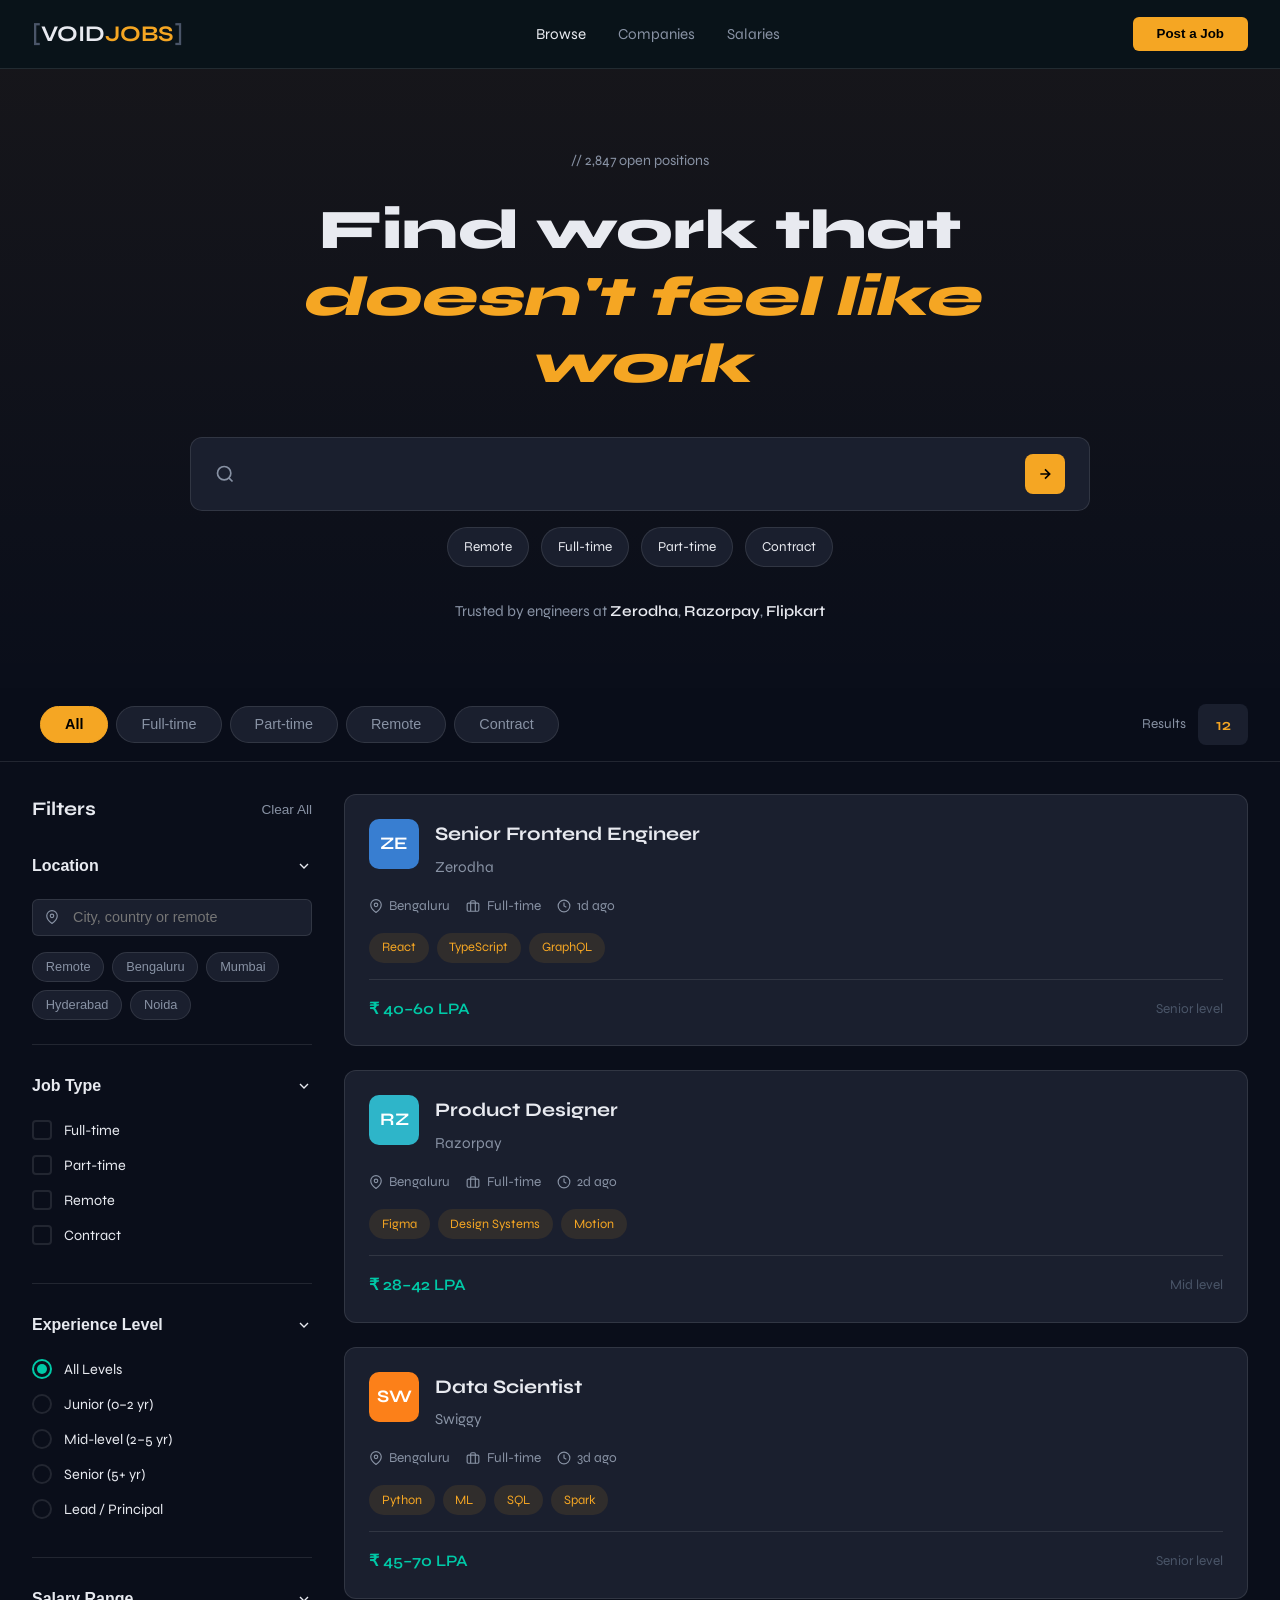
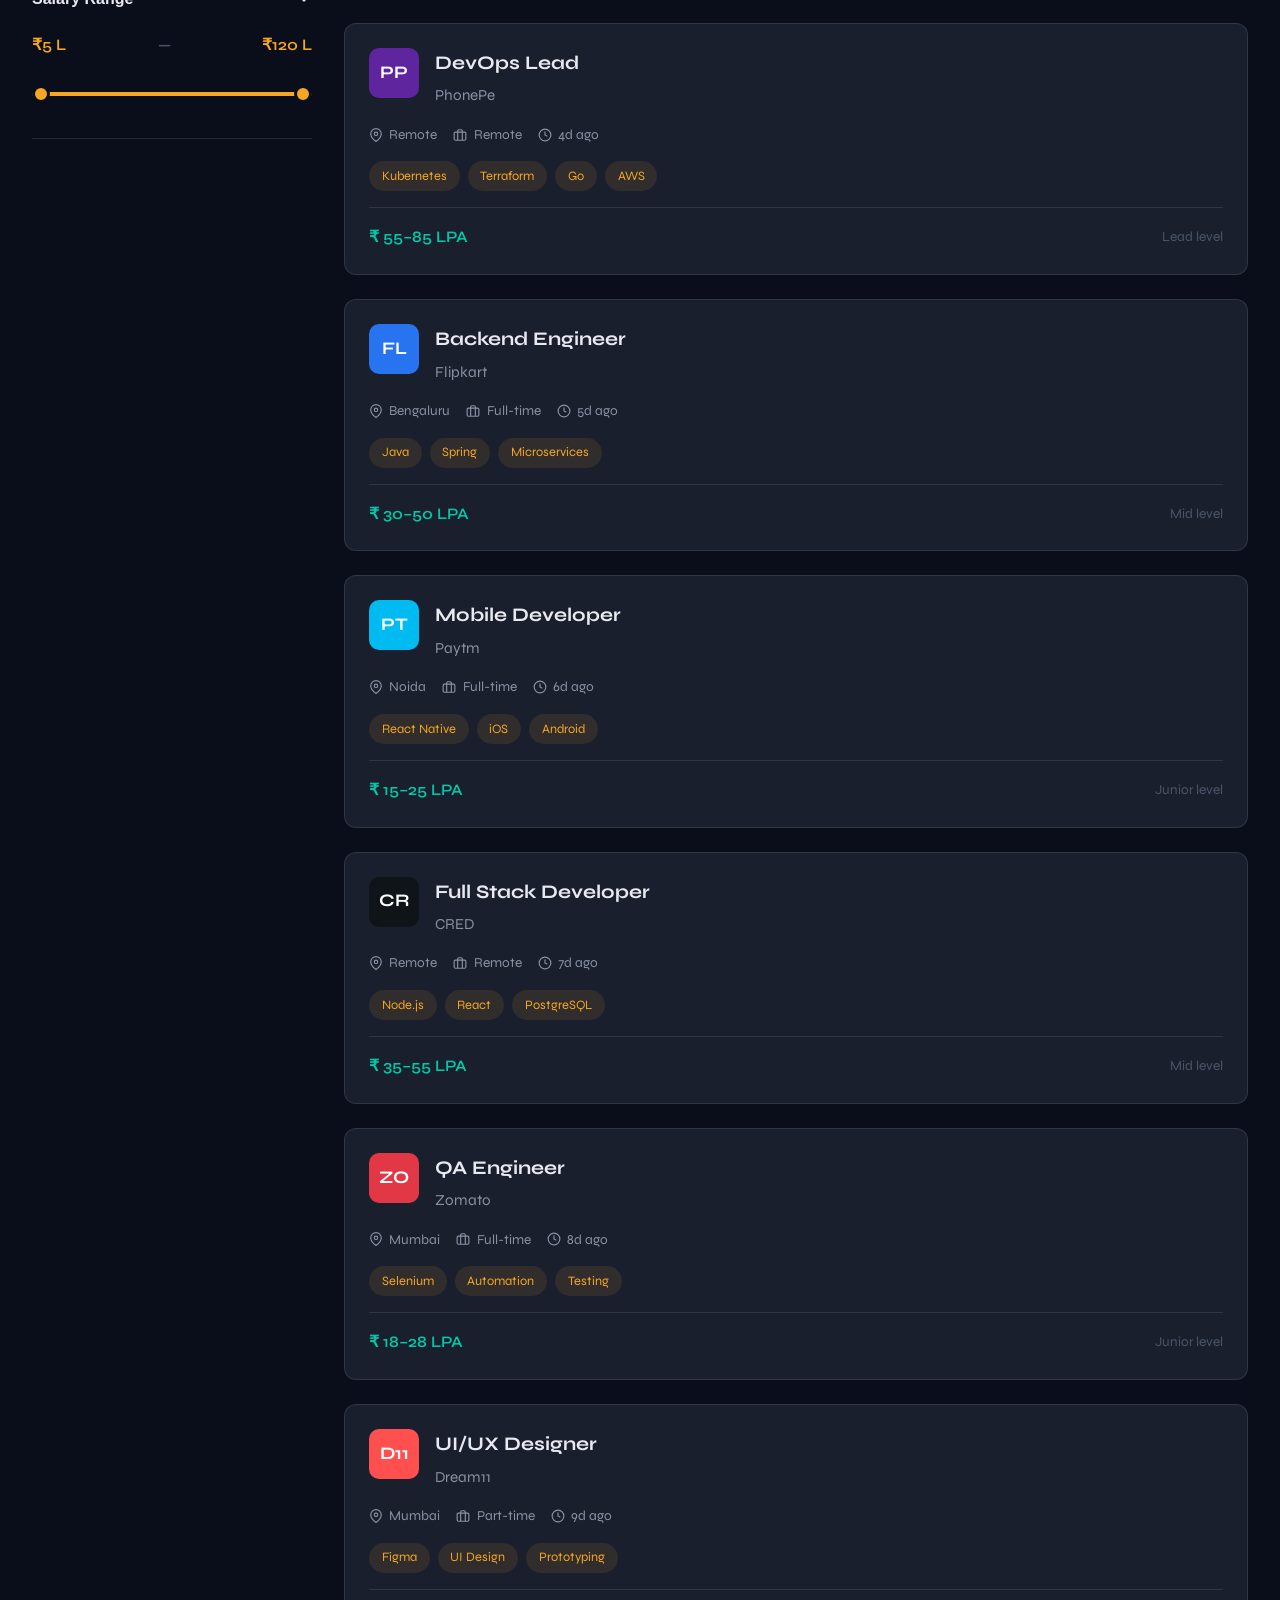
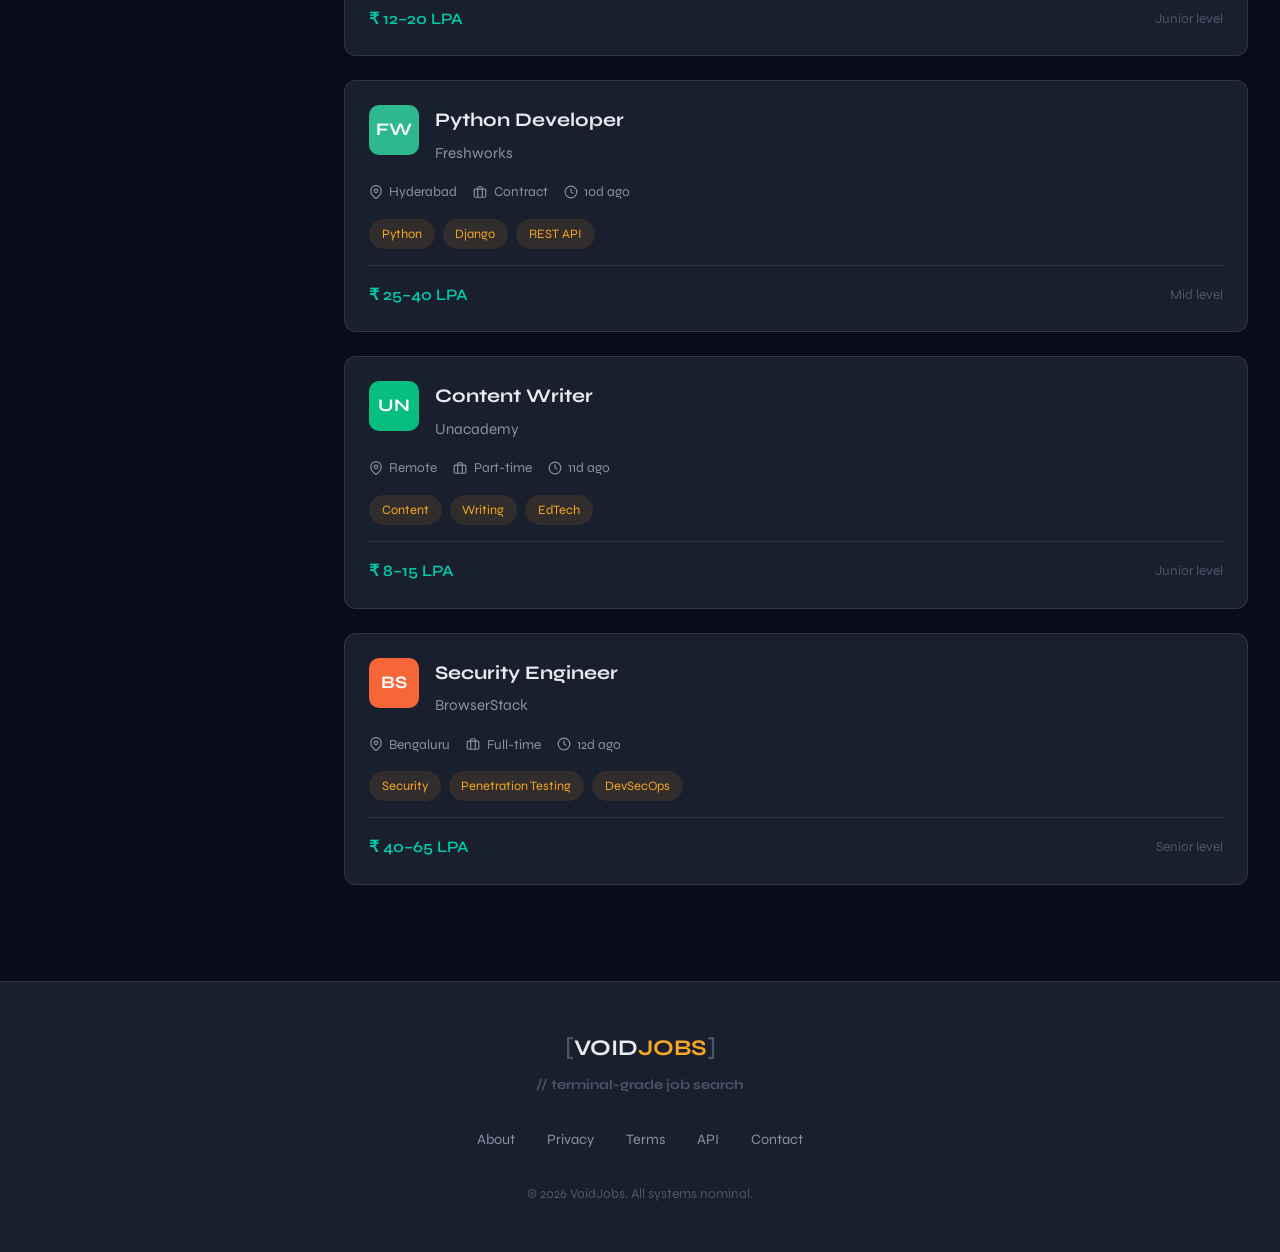
<file: index.html>
<!DOCTYPE html>
<html lang="en">
<head>
  <meta charset="UTF-8" />
  <meta name="viewport" content="width=device-width, initial-scale=1.0" />
  <title>VoidJobs — Terminal Job Board</title>
  <link rel="preconnect" href="https://fonts.googleapis.com" />
  <link rel="preconnect" href="https://fonts.gstatic.com" crossorigin />
  <link href="https://fonts.googleapis.com/css2?family=Syne:wght@400;600;700;800&family=JetBrains+Mono:wght@300;400;500;700&family=DM+Serif+Display:ital@0;1&display=swap" rel="stylesheet" />
  <link rel="stylesheet" href="style-simple.css" />
</head>
<body>

  <nav class="navbar" id="navbar">
    <div class="nav-inner">
      <a href="#" class="nav-logo" id="logoBtn">
        <span class="logo-bracket">[</span>VOID<span class="logo-accent">JOBS</span><span class="logo-bracket">]</span>
      </a>
      <ul class="nav-links">
        <li><a href="index.html" class="nav-link active" data-page="browse">Browse</a></li>
        <li><a href="companies.html" class="nav-link" data-page="companies">Companies</a></li>
        <li><a href="salaries.html" class="nav-link" data-page="salaries">Salaries</a></li>
      </ul>
      <button class="btn-post-job">
        <span>Post a Job</span>
      </button>
      <button class="nav-hamburger" id="navHamburger" aria-label="Menu">
        <span></span><span></span><span></span>
      </button>
    </div>
  </nav>

  <section class="hero" id="hero">
    <div class="hero-content">
      <p class="hero-eyebrow">// 2,847 open positions</p>
      <h1 class="hero-headline">Find work that<br /><em>doesn't feel like work</em></h1>
      <div class="hero-search-wrap">
        <div class="search-box" id="searchBox">
          <svg class="search-icon" id="searchIcon" width="20" height="20" viewBox="0 0 24 24" fill="none" stroke="currentColor" stroke-width="2">
            <circle cx="11" cy="11" r="8"/><path d="m21 21-4.35-4.35"/>
          </svg>
          <input
            type="text"
            class="search-input"
            id="searchInput"
            placeholder=""
            autocomplete="off"
            aria-label="Search jobs"
          />
          <button class="search-submit" id="searchSubmit" aria-label="Submit search">
            <svg width="16" height="16" viewBox="0 0 24 24" fill="none" stroke="currentColor" stroke-width="2.5">
              <path d="M5 12h14M12 5l7 7-7 7"/>
            </svg>
          </button>
        </div>
        <div class="search-tags">
          <span class="search-tag" data-type="Remote">Remote</span>
          <span class="search-tag" data-type="Full-time">Full-time</span>
          <span class="search-tag" data-type="Part-time">Part-time</span>
          <span class="search-tag" data-type="Contract">Contract</span>
        </div>
      </div>
      <p class="hero-sub">Trusted by engineers at <span class="hero-company">Zerodha</span>, <span class="hero-company">Razorpay</span>, <span class="hero-company">Flipkart</span></p>
    </div>
  </section>

  <div class="pill-bar-wrapper" id="pillBarWrapper">
    <div class="pill-bar" id="pillBar">
      <div class="pill-highlight" id="pillHighlight"></div>
      <button class="pill active" data-type="All">All</button>
      <button class="pill" data-type="Full-time">Full-time</button>
      <button class="pill" data-type="Part-time">Part-time</button>
      <button class="pill" data-type="Remote">Remote</button>
      <button class="pill" data-type="Contract">Contract</button>
    </div>
    <div class="results-counter">
      <span class="counter-label">Results</span>
      <div class="counter-digits" id="counterDigits">
        <span class="digit-slot" id="counterDisplay">12</span>
      </div>
    </div>
  </div>

  <main class="main-content" id="mainContent">

    <aside class="filter-sidebar" id="filterSidebar">
      <div class="sidebar-header">
        <h3 class="sidebar-title">Filters</h3>
        <button class="clear-filters-btn" id="clearFilters">Clear All</button>
      </div>

      <div class="filter-section" id="filterLocation">
        <button class="filter-toggle" aria-expanded="true">
          <span>Location</span>
          <svg class="chevron" width="16" height="16" viewBox="0 0 24 24" fill="none" stroke="currentColor" stroke-width="2"><path d="m6 9 6 6 6-6"/></svg>
        </button>
        <div class="filter-body open">
          <div class="filter-content">
            <div class="location-input-wrap">
              <svg width="14" height="14" viewBox="0 0 24 24" fill="none" stroke="currentColor" stroke-width="2"><path d="M21 10c0 7-9 13-9 13s-9-6-9-13a9 9 0 0 1 18 0z"/><circle cx="12" cy="10" r="3"/></svg>
              <input type="text" class="filter-input" id="locationFilter" placeholder="City, country or remote" aria-label="Filter by location" />
            </div>
            <div class="location-chips">
              <button class="loc-chip" data-loc="Remote">Remote</button>
              <button class="loc-chip" data-loc="Bengaluru">Bengaluru</button>
              <button class="loc-chip" data-loc="Mumbai">Mumbai</button>
              <button class="loc-chip" data-loc="Hyderabad">Hyderabad</button>
              <button class="loc-chip" data-loc="Noida">Noida</button>
            </div>
          </div>
        </div>
      </div>

      <div class="filter-section" id="filterJobType">
        <button class="filter-toggle" aria-expanded="true">
          <span>Job Type</span>
          <svg class="chevron" width="16" height="16" viewBox="0 0 24 24" fill="none" stroke="currentColor" stroke-width="2"><path d="m6 9 6 6 6-6"/></svg>
        </button>
        <div class="filter-body open">
          <div class="filter-content">
            <label class="custom-checkbox">
              <input type="checkbox" value="Full-time" class="job-type-check" />
              <span class="checkbox-box">
                <svg class="check-svg" viewBox="0 0 16 16" fill="none">
                  <polyline class="check-path" points="2,8 6,12 14,4" stroke="#00C9A7" stroke-width="2.5" stroke-linecap="round" stroke-linejoin="round"/>
                </svg>
              </span>
              <span class="checkbox-label">Full-time</span>
            </label>
            <label class="custom-checkbox">
              <input type="checkbox" value="Part-time" class="job-type-check" />
              <span class="checkbox-box">
                <svg class="check-svg" viewBox="0 0 16 16" fill="none">
                  <polyline class="check-path" points="2,8 6,12 14,4" stroke="#00C9A7" stroke-width="2.5" stroke-linecap="round" stroke-linejoin="round"/>
                </svg>
              </span>
              <span class="checkbox-label">Part-time</span>
            </label>
            <label class="custom-checkbox">
              <input type="checkbox" value="Remote" class="job-type-check" />
              <span class="checkbox-box">
                <svg class="check-svg" viewBox="0 0 16 16" fill="none">
                  <polyline class="check-path" points="2,8 6,12 14,4" stroke="#00C9A7" stroke-width="2.5" stroke-linecap="round" stroke-linejoin="round"/>
                </svg>
              </span>
              <span class="checkbox-label">Remote</span>
            </label>
            <label class="custom-checkbox">
              <input type="checkbox" value="Contract" class="job-type-check" />
              <span class="checkbox-box">
                <svg class="check-svg" viewBox="0 0 16 16" fill="none">
                  <polyline class="check-path" points="2,8 6,12 14,4" stroke="#00C9A7" stroke-width="2.5" stroke-linecap="round" stroke-linejoin="round"/>
                </svg>
              </span>
              <span class="checkbox-label">Contract</span>
            </label>
          </div>
        </div>
      </div>

      <div class="filter-section" id="filterExp">
        <button class="filter-toggle" aria-expanded="true">
          <span>Experience Level</span>
          <svg class="chevron" width="16" height="16" viewBox="0 0 24 24" fill="none" stroke="currentColor" stroke-width="2"><path d="m6 9 6 6 6-6"/></svg>
        </button>
        <div class="filter-body open">
          <div class="filter-content">
            <label class="custom-radio">
              <input type="radio" name="experience" value="All" class="exp-radio" checked />
              <span class="radio-dot"></span>
              <span class="radio-label">All Levels</span>
            </label>
            <label class="custom-radio">
              <input type="radio" name="experience" value="Junior" class="exp-radio" />
              <span class="radio-dot"></span>
              <span class="radio-label">Junior (0–2 yr)</span>
            </label>
            <label class="custom-radio">
              <input type="radio" name="experience" value="Mid" class="exp-radio" />
              <span class="radio-dot"></span>
              <span class="radio-label">Mid-level (2–5 yr)</span>
            </label>
            <label class="custom-radio">
              <input type="radio" name="experience" value="Senior" class="exp-radio" />
              <span class="radio-dot"></span>
              <span class="radio-label">Senior (5+ yr)</span>
            </label>
            <label class="custom-radio">
              <input type="radio" name="experience" value="Lead" class="exp-radio" />
              <span class="radio-dot"></span>
              <span class="radio-label">Lead / Principal</span>
            </label>
          </div>
        </div>
      </div>

      <div class="filter-section" id="filterSalary">
        <button class="filter-toggle" aria-expanded="true">
          <span>Salary Range</span>
          <svg class="chevron" width="16" height="16" viewBox="0 0 24 24" fill="none" stroke="currentColor" stroke-width="2"><path d="m6 9 6 6 6-6"/></svg>
        </button>
        <div class="filter-body open">
          <div class="filter-content">
            <div class="salary-display">
              <span id="salaryMin">₹5 L</span>
              <span class="salary-sep">—</span>
              <span id="salaryMax">₹120 L</span>
            </div>
            <div class="range-slider-wrap">
              <div class="range-track">
                <div class="range-fill" id="rangeFill"></div>
              </div>
              <input type="range" class="range-input" id="rangeMin" min="5" max="120" value="5" step="5" aria-label="Minimum salary" />
              <input type="range" class="range-input" id="rangeMax" min="5" max="120" value="120" step="5" aria-label="Maximum salary" />
            </div>
          </div>
        </div>
      </div>

    </aside>

    <section class="job-grid-section">
      <div class="job-grid" id="jobGrid">
      </div>
      <div class="empty-state" id="emptyState" style="display:none;">
        <p class="empty-title">No jobs found</p>
        <p class="empty-sub">No jobs match your current filters. Try adjusting the search.</p>
      </div>
    </section>

  </main>

  <div class="modal-backdrop" id="modalBackdrop">
    <div class="modal" id="modal" role="dialog" aria-modal="true" aria-labelledby="modalTitle">
      <button class="modal-close" id="modalClose" aria-label="Close modal">
        <svg width="20" height="20" viewBox="0 0 24 24" fill="none" stroke="currentColor" stroke-width="2">
          <path d="M18 6 6 18M6 6l12 12"/>
        </svg>
      </button>
      <div class="modal-inner" id="modalInner">
      </div>
    </div>
  </div>

  <footer class="footer">
    <div class="footer-inner">
      <div class="footer-brand">
        <span class="logo-bracket">[</span>VOID<span class="logo-accent">JOBS</span><span class="logo-bracket">]</span>
        <p class="footer-tagline">// terminal-grade job search</p>
      </div>
      <div class="footer-links">
        <a href="#">About</a>
        <a href="#">Privacy</a>
        <a href="#">Terms</a>
        <a href="#">API</a>
        <a href="#">Contact</a>
      </div>
      <p class="footer-copy">© 2026 VoidJobs. All systems nominal.</p>
    </div>
  </footer>

  <script src="script-simple.js"></script>
</body>
</html>
</file>
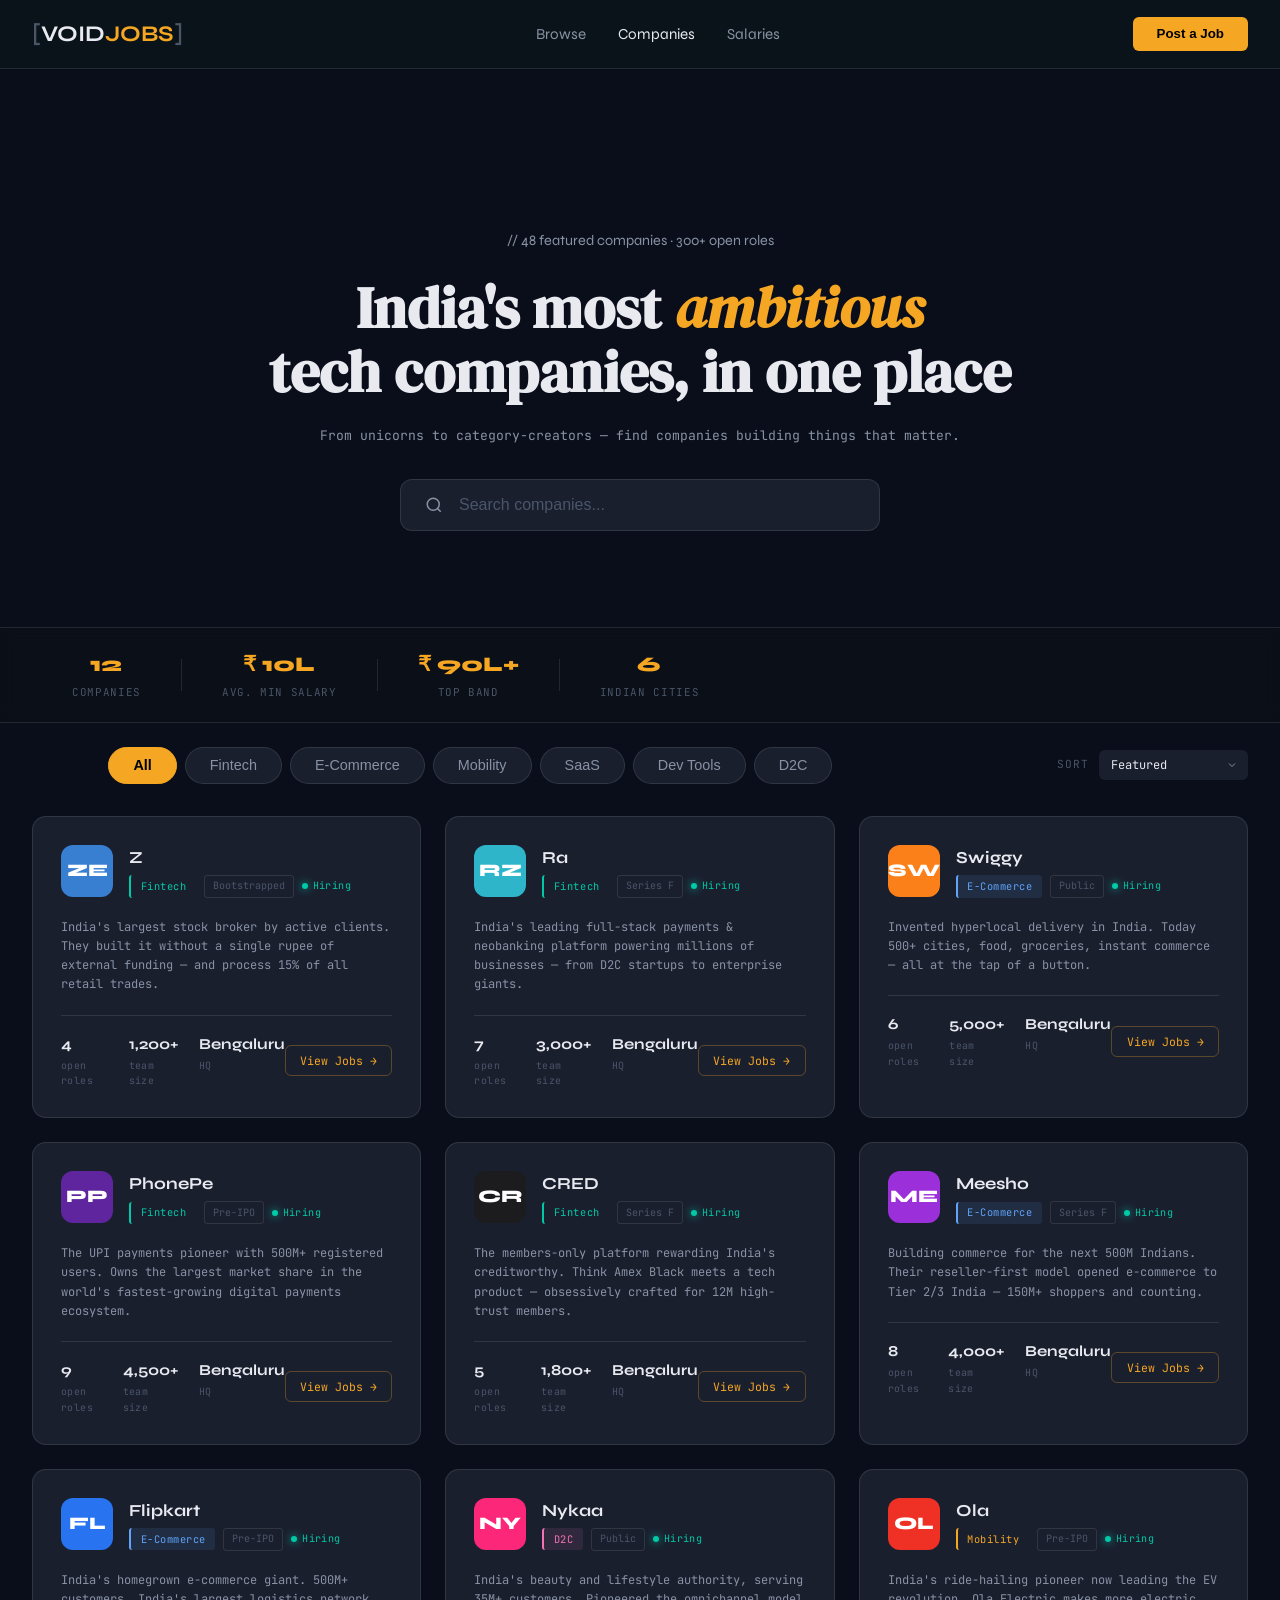
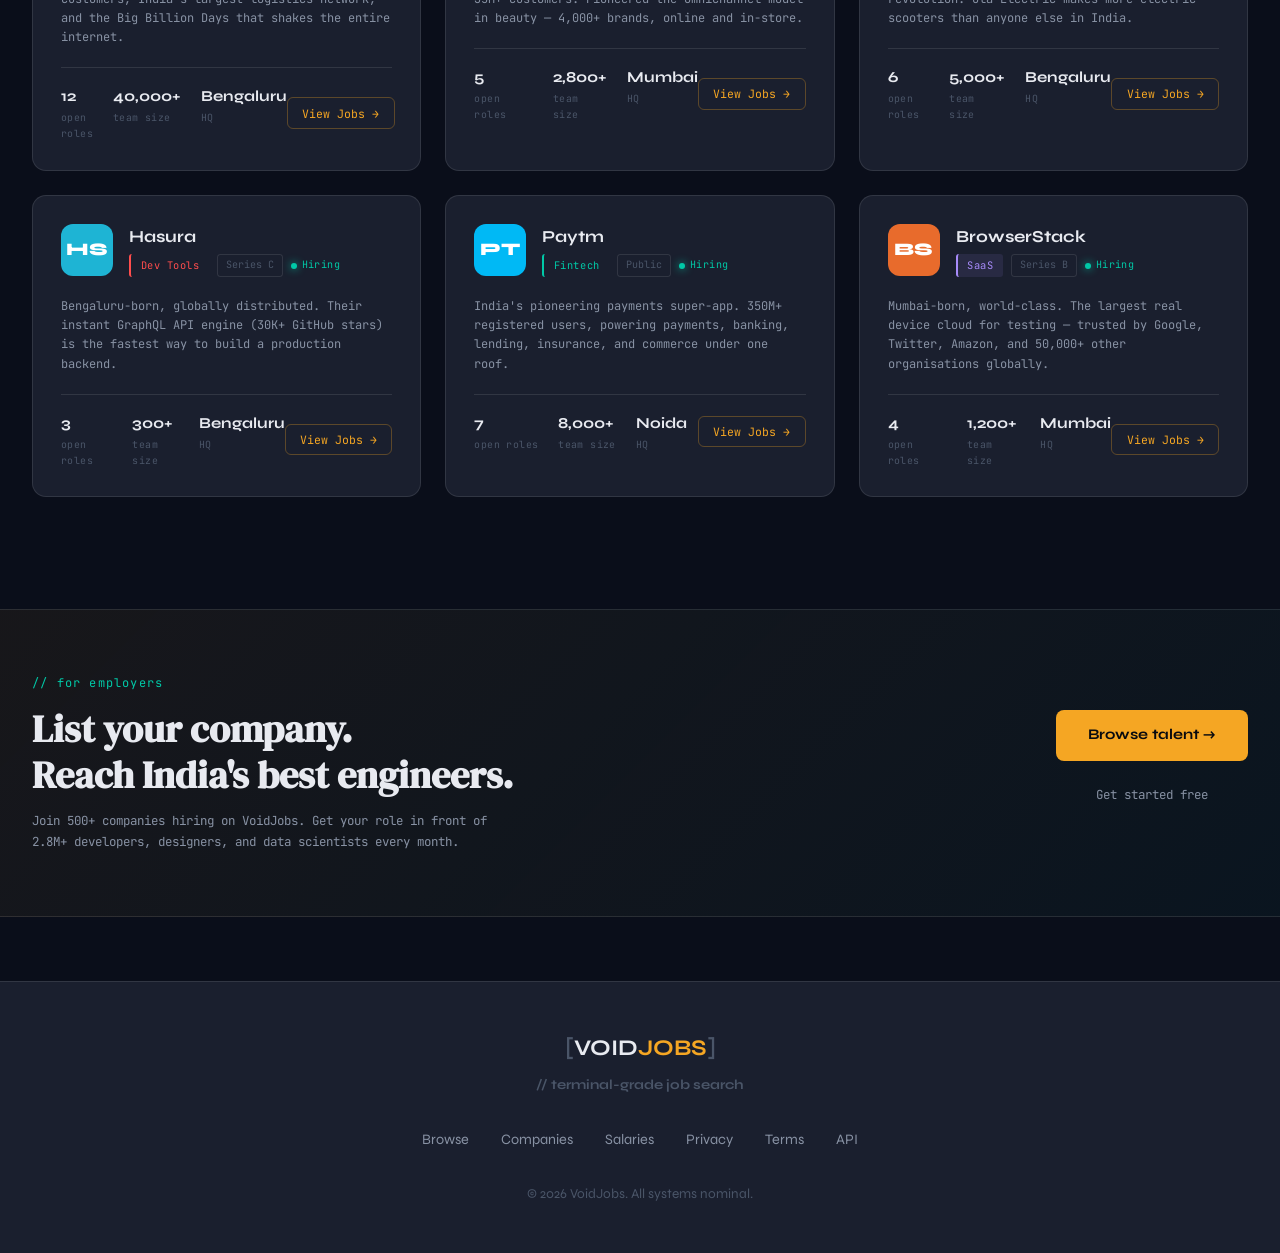
<file: companies.html>
<!DOCTYPE html>
<html lang="en">
<head>
  <meta charset="UTF-8" />
  <meta name="viewport" content="width=device-width, initial-scale=1.0" />
  <title>Companies — VoidJobs</title>
  <link rel="preconnect" href="https://fonts.googleapis.com" />
  <link rel="preconnect" href="https://fonts.gstatic.com" crossorigin />
  <link href="https://fonts.googleapis.com/css2?family=Syne:wght@400;600;700;800&family=JetBrains+Mono:wght@300;400;500;700&family=DM+Serif+Display:ital@0;1&display=swap" rel="stylesheet" />
  <link rel="stylesheet" href="style-simple.css" />
  <link rel="stylesheet" href="companies.css" />
</head>
<body>

  <nav class="navbar scrolled" id="navbar">
    <div class="nav-inner">
      <a href="index.html" class="nav-logo" data-page="browse">
        <span class="logo-bracket">[</span>VOID<span class="logo-accent">JOBS</span><span class="logo-bracket">]</span>
      </a>
      <ul class="nav-links">
        <li><a href="index.html" class="nav-link" data-page="browse">Browse</a></li>
        <li><a href="companies.html" class="nav-link active" data-page="companies">Companies</a></li>
        <li><a href="salaries.html" class="nav-link" data-page="salaries">Salaries</a></li>
      </ul>
      <button class="btn-post-job"><span>Post a Job</span></button>
      <button class="nav-hamburger" id="navHamburger" aria-label="Menu">
        <span></span><span></span><span></span>
      </button>
    </div>
  </nav>

  <section class="co-hero">
    <div class="co-hero-inner">
      <p class="hero-eyebrow">// 48 featured companies · 300+ open roles</p>
      <h1 class="co-hero-title">India's most <em>ambitious</em><br/>tech companies, in one place</h1>
      <p class="co-hero-sub">From unicorns to category-creators — find companies building things that matter.</p>
      <div class="co-search-row">
        <div class="search-box" id="coSearchBox">
          <svg class="search-icon" width="18" height="18" viewBox="0 0 24 24" fill="none" stroke="currentColor" stroke-width="2"><circle cx="11" cy="11" r="8"/><path d="m21 21-4.35-4.35"/></svg>
          <input type="text" class="search-input" id="coSearch" placeholder="Search companies..." autocomplete="off" aria-label="Search companies"/>
        </div>
      </div>
    </div>
  </section>

  <div class="co-stats-strip">
    <div class="co-stats-inner">
      <div class="co-stat">
        <span class="co-stat-num" id="visibleCount">12</span>
        <span class="co-stat-label">companies</span>
      </div>
      <div class="co-stat-div"></div>
      <div class="co-stat">
        <span class="co-stat-num">₹ 10L</span>
        <span class="co-stat-label">avg. min salary</span>
      </div>
      <div class="co-stat-div"></div>
      <div class="co-stat">
        <span class="co-stat-num">₹ 90L+</span>
        <span class="co-stat-label">top band</span>
      </div>
      <div class="co-stat-div"></div>
      <div class="co-stat">
        <span class="co-stat-num">6</span>
        <span class="co-stat-label">Indian cities</span>
      </div>
    </div>
  </div>

  <div class="co-filter-row" id="coFilterRow">
    <div class="pill-bar" id="coPillBar">
      <div class="pill-highlight" id="coPillHighlight"></div>
      <button class="pill active" data-industry="All">All</button>
      <button class="pill" data-industry="Fintech">Fintech</button>
      <button class="pill" data-industry="E-Commerce">E-Commerce</button>
      <button class="pill" data-industry="Mobility">Mobility</button>
      <button class="pill" data-industry="SaaS">SaaS</button>
      <button class="pill" data-industry="Dev Tools">Dev Tools</button>
      <button class="pill" data-industry="D2C">D2C</button>
    </div>
    <div class="co-sort-wrap">
      <label class="co-sort-label" for="coSort">Sort</label>
      <select class="co-sort-select" id="coSort" aria-label="Sort companies">
        <option value="default">Featured</option>
        <option value="name">A → Z</option>
        <option value="jobs">Most Open Roles</option>
        <option value="founded">Newest First</option>
      </select>
    </div>
  </div>

  <main class="co-main">
    <div class="co-grid" id="coGrid"></div>
    <div class="empty-state" id="coEmpty" style="display:none;">
      <p class="empty-title">No companies found</p>
      <p class="empty-sub">Try adjusting your search or filter.</p>
    </div>
  </main>

  <section class="co-banner">
    <div class="co-banner-inner">
      <div class="co-banner-text">
        <p class="co-banner-eyebrow">// for employers</p>
        <h2 class="co-banner-title">List your company.<br/>Reach India's best engineers.</h2>
        <p class="co-banner-sub">Join 500+ companies hiring on VoidJobs. Get your role in front of 2.8M+ developers, designers, and data scientists every month.</p>
      </div>
      <div class="co-banner-cta">
        <a href="index.html" class="btn-banner-primary" data-page="browse">Browse talent →</a>
        <button class="btn-banner-secondary">Get started free</button>
      </div>
    </div>
  </section>

  <footer class="footer">
    <div class="footer-inner">
      <div class="footer-brand">
        <span class="logo-bracket">[</span>VOID<span class="logo-accent">JOBS</span><span class="logo-bracket">]</span>
        <p class="footer-tagline">// terminal-grade job search</p>
      </div>
      <div class="footer-links">
        <a href="index.html" data-page="browse">Browse</a>
        <a href="companies.html" data-page="companies">Companies</a>
        <a href="salaries.html" data-page="salaries">Salaries</a>
        <a href="#">Privacy</a>
        <a href="#">Terms</a>
        <a href="#">API</a>
      </div>
      <p class="footer-copy">© 2026 VoidJobs. All systems nominal.</p>
    </div>
  </footer>

  <script src="companies.js"></script>
</body>
</html>
</file>
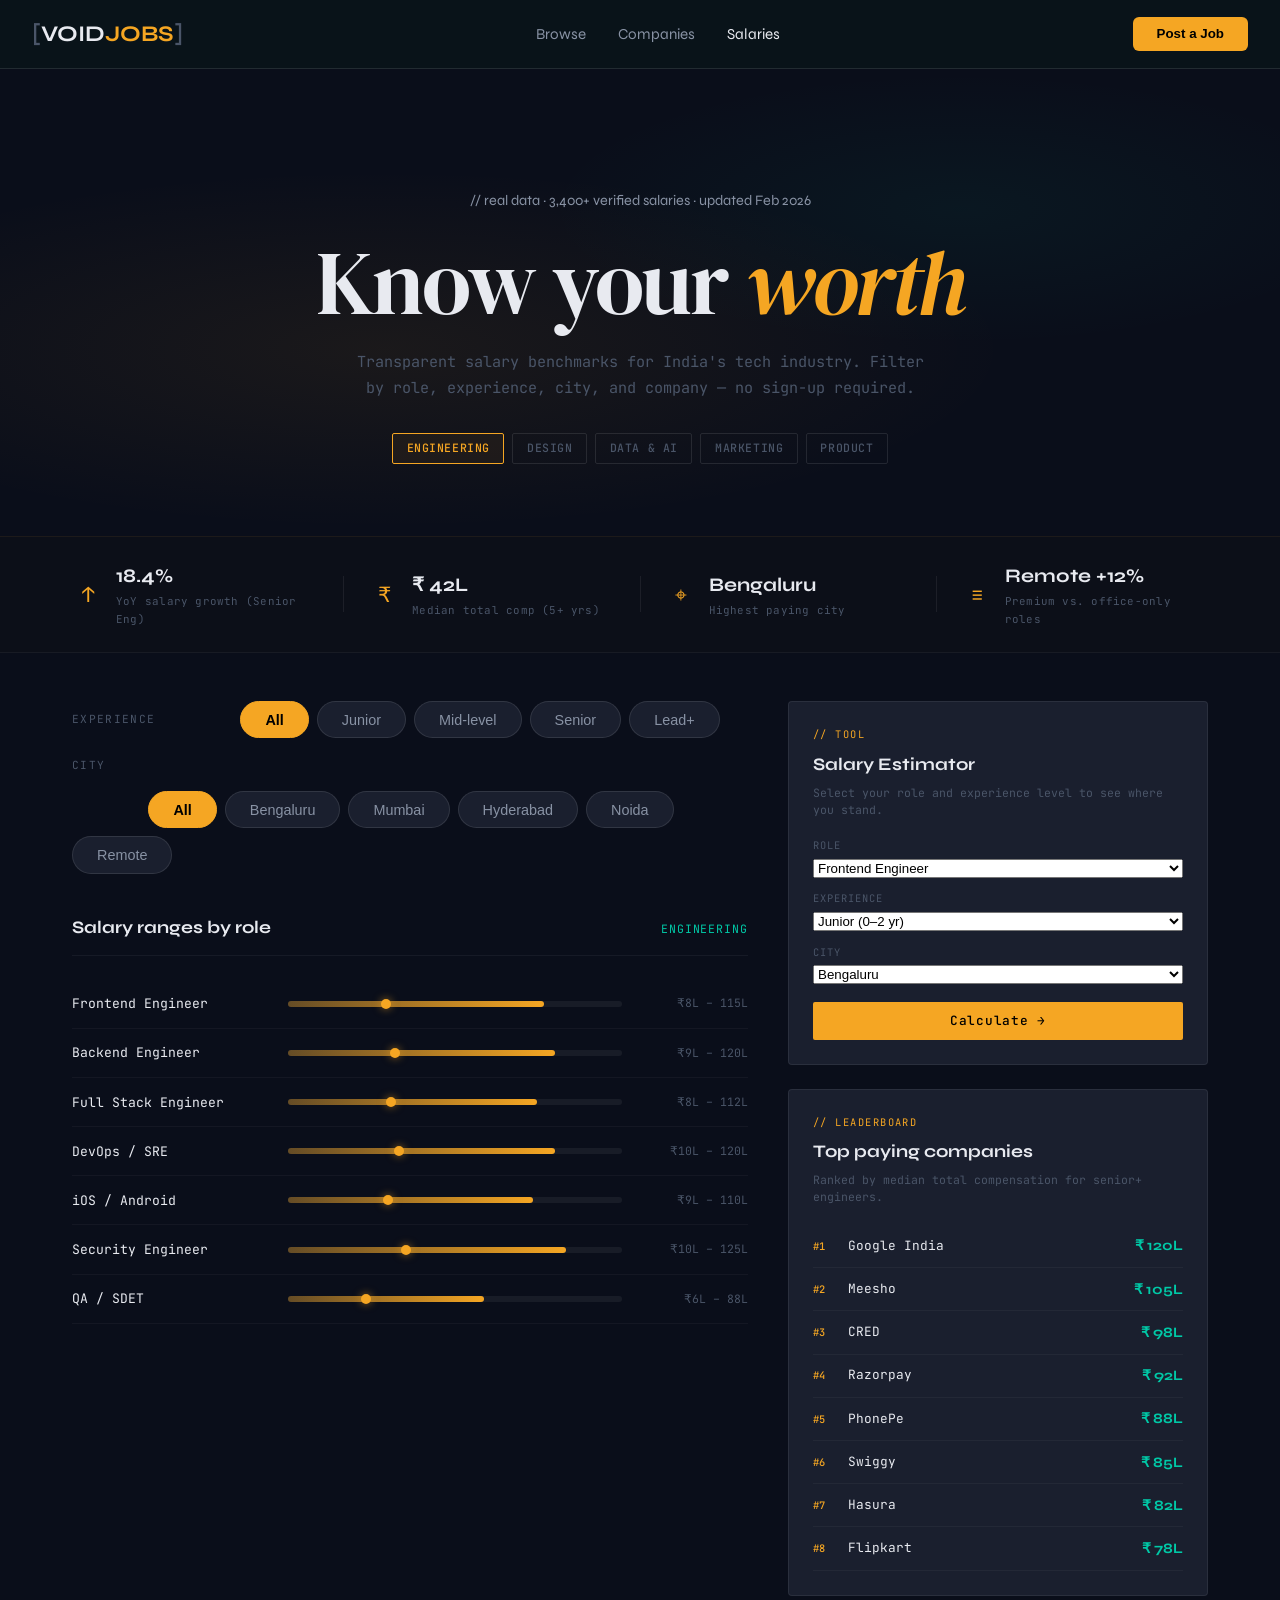
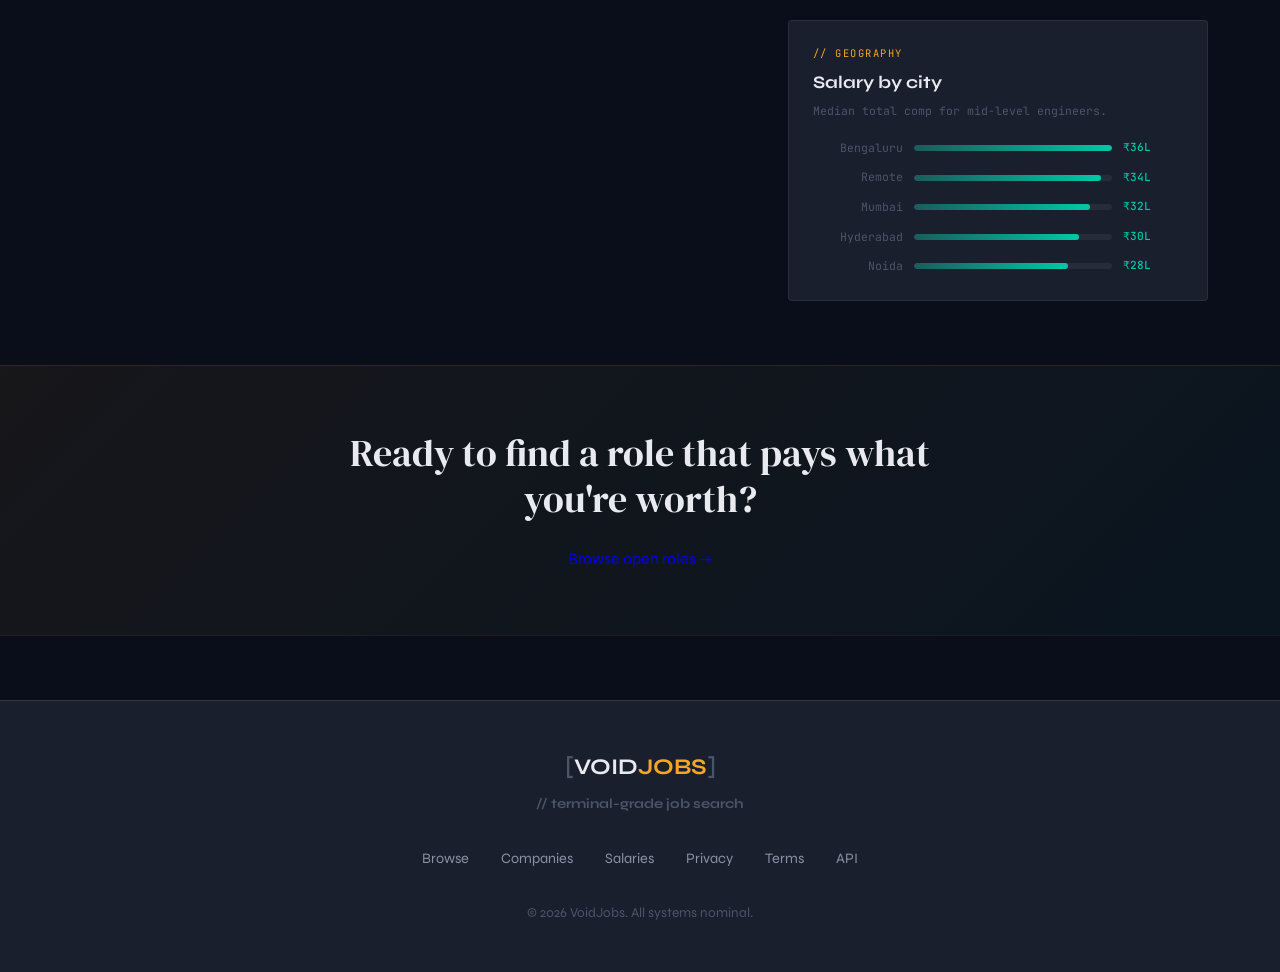
<file: salaries.html>
<!DOCTYPE html>
<html lang="en">
<head>
  <meta charset="UTF-8" />
  <meta name="viewport" content="width=device-width, initial-scale=1.0" />
  <title>Salary Intelligence — VoidJobs</title>
  <link rel="preconnect" href="https://fonts.googleapis.com" />
  <link rel="preconnect" href="https://fonts.gstatic.com" crossorigin />
  <link href="https://fonts.googleapis.com/css2?family=Syne:wght@400;600;700;800&family=JetBrains+Mono:wght@300;400;500;700&family=DM+Serif+Display:ital@0;1&display=swap" rel="stylesheet" />
  <link rel="stylesheet" href="style-simple.css" />
  <link rel="stylesheet" href="salaries.css" />
</head>
<body>

  <nav class="navbar scrolled" id="navbar">
    <div class="nav-inner">
      <a href="index.html" class="nav-logo" data-page="browse">
        <span class="logo-bracket">[</span>VOID<span class="logo-accent">JOBS</span><span class="logo-bracket">]</span>
      </a>
      <ul class="nav-links">
        <li><a href="index.html" class="nav-link" data-page="browse">Browse</a></li>
        <li><a href="companies.html" class="nav-link" data-page="companies">Companies</a></li>
        <li><a href="salaries.html" class="nav-link active" data-page="salaries">Salaries</a></li>
      </ul>
      <button class="btn-post-job"><span>Post a Job</span></button>
      <button class="nav-hamburger" id="navHamburger" aria-label="Menu">
        <span></span><span></span><span></span>
      </button>
    </div>
  </nav>

  <section class="sal-hero">
    <div class="sal-hero-inner">
      <p class="hero-eyebrow">// real data · 3,400+ verified salaries · updated Feb 2026</p>
      <h1 class="sal-hero-title">Know your <em>worth</em></h1>
      <p class="sal-hero-sub">Transparent salary benchmarks for India's tech industry. Filter by role, experience, city, and company — no sign-up required.</p>
      <div class="sal-hero-tags">
        <span class="search-tag active" data-role="Engineering">Engineering</span>
        <span class="search-tag" data-role="Design">Design</span>
        <span class="search-tag" data-role="Data & AI">Data & AI</span>
        <span class="search-tag" data-role="Marketing">Marketing</span>
        <span class="search-tag" data-role="Product">Product</span>
      </div>
    </div>
  </section>

  <div class="sal-stats-strip">
    <div class="sal-stats-inner">
      <div class="sal-stat">
        <span class="sal-stat-icon">↑</span>
        <div>
          <p class="sal-stat-val">18.4%</p>
          <p class="sal-stat-key">YoY salary growth (Senior Eng)</p>
        </div>
      </div>
      <div class="sal-stat-div"></div>
      <div class="sal-stat">
        <span class="sal-stat-icon">₹</span>
        <div>
          <p class="sal-stat-val">₹ 42L</p>
          <p class="sal-stat-key">Median total comp (5+ yrs)</p>
        </div>
      </div>
      <div class="sal-stat-div"></div>
      <div class="sal-stat">
        <span class="sal-stat-icon">⌖</span>
        <div>
          <p class="sal-stat-val">Bengaluru</p>
          <p class="sal-stat-key">Highest paying city</p>
        </div>
      </div>
      <div class="sal-stat-div"></div>
      <div class="sal-stat">
        <span class="sal-stat-icon">≡</span>
        <div>
          <p class="sal-stat-val">Remote +12%</p>
          <p class="sal-stat-key">Premium vs. office-only roles</p>
        </div>
      </div>
    </div>
  </div>

  <main class="sal-main">

    <div class="sal-left">

      <div class="sal-controls">
        <div class="sal-ctrl-group">
          <span class="sal-ctrl-label">Experience</span>
          <div class="pill-bar" id="expPillBar">
            <div class="pill-highlight" id="expPillHl"></div>
            <button class="pill active" data-exp="All">All</button>
            <button class="pill" data-exp="Junior">Junior</button>
            <button class="pill" data-exp="Mid">Mid-level</button>
            <button class="pill" data-exp="Senior">Senior</button>
            <button class="pill" data-exp="Lead">Lead+</button>
          </div>
        </div>
        <div class="sal-ctrl-group">
          <span class="sal-ctrl-label">City</span>
          <div class="pill-bar" id="cityPillBar">
            <div class="pill-highlight" id="cityPillHl"></div>
            <button class="pill active" data-city="All">All</button>
            <button class="pill" data-city="Bengaluru">Bengaluru</button>
            <button class="pill" data-city="Mumbai">Mumbai</button>
            <button class="pill" data-city="Hyderabad">Hyderabad</button>
            <button class="pill" data-city="Noida">Noida</button>
            <button class="pill" data-city="Remote">Remote</button>
          </div>
        </div>
      </div>

      <div class="sal-section-header">
        <h2 class="sal-section-title">Salary ranges by role</h2>
        <span class="sal-section-sub" id="salRoleCategory">Engineering</span>
      </div>

      <div class="sal-bars" id="salBars"></div>

    </div>

    <div class="sal-right">

      <div class="sal-card sal-calc-card">
        <p class="sal-card-eyebrow">// tool</p>
        <h3 class="sal-card-title">Salary Estimator</h3>
        <p class="sal-card-sub">Select your role and experience level to see where you stand.</p>

        <div class="sal-form">
          <div class="sal-field">
            <label class="sal-field-label" for="calcRole">Role</label>
            <select class="co-sort-select" id="calcRole" style="width:100%;">
              <option value="Frontend Engineer">Frontend Engineer</option>
              <option value="Backend Engineer">Backend Engineer</option>
              <option value="Data Scientist">Data Scientist</option>
              <option value="Product Designer">Product Designer</option>
              <option value="DevOps Engineer">DevOps Engineer</option>
              <option value="ML Engineer">ML Engineer</option>
              <option value="Product Manager">Product Manager</option>
              <option value="Security Engineer">Security Engineer</option>
            </select>
          </div>
          <div class="sal-field">
            <label class="sal-field-label" for="calcExp">Experience</label>
            <select class="co-sort-select" id="calcExp" style="width:100%;">
              <option value="Junior">Junior (0–2 yr)</option>
              <option value="Mid">Mid-level (2–5 yr)</option>
              <option value="Senior">Senior (5–8 yr)</option>
              <option value="Lead">Lead / Staff (8+ yr)</option>
            </select>
          </div>
          <div class="sal-field">
            <label class="sal-field-label" for="calcCity">City</label>
            <select class="co-sort-select" id="calcCity" style="width:100%;">
              <option value="Bengaluru">Bengaluru</option>
              <option value="Mumbai">Mumbai</option>
              <option value="Hyderabad">Hyderabad</option>
              <option value="Noida">Noida</option>
              <option value="Remote">Remote</option>
            </select>
          </div>
          <button class="sal-calc-btn" id="calcBtn">Calculate →</button>
        </div>

        <div class="sal-calc-result" id="calcResult" style="display:none;">
          <div class="sal-result-row">
            <div class="sal-result-item">
              <span class="sal-result-label">Low</span>
              <span class="sal-result-val" id="resLow">—</span>
            </div>
            <div class="sal-result-item sal-result-mid">
              <span class="sal-result-label">Median</span>
              <span class="sal-result-val sal-result-highlight" id="resMid">—</span>
            </div>
            <div class="sal-result-item">
              <span class="sal-result-label">High</span>
              <span class="sal-result-val" id="resHigh">—</span>
            </div>
          </div>
          <div class="sal-result-bar-wrap">
            <div class="sal-result-bar" id="resBar">
              <div class="sal-result-bar-fill" id="resBarFill"></div>
              <div class="sal-result-bar-mid" id="resBarMid"></div>
            </div>
          </div>
          <p class="sal-result-note" id="resNote"></p>
        </div>
      </div>

      <div class="sal-card">
        <p class="sal-card-eyebrow">// leaderboard</p>
        <h3 class="sal-card-title">Top paying companies</h3>
        <p class="sal-card-sub">Ranked by median total compensation for senior+ engineers.</p>
        <div class="sal-top-companies" id="topCompanies"></div>
      </div>

      <div class="sal-card">
        <p class="sal-card-eyebrow">// geography</p>
        <h3 class="sal-card-title">Salary by city</h3>
        <p class="sal-card-sub">Median total comp for mid-level engineers.</p>
        <div class="sal-city-bars" id="cityBars"></div>
      </div>

    </div>
  </main>

  <section class="sal-cta-band">
    <div class="sal-cta-inner">
      <h2 class="sal-cta-title">Ready to find a role that pays what you're worth?</h2>
      <a href="index.html" class="btn-banner-primary" data-page="browse" style="display:inline-block;text-decoration:none;">Browse open roles →</a>
    </div>
  </section>

  <footer class="footer">
    <div class="footer-inner">
      <div class="footer-brand">
        <span class="logo-bracket">[</span>VOID<span class="logo-accent">JOBS</span><span class="logo-bracket">]</span>
        <p class="footer-tagline">// terminal-grade job search</p>
      </div>
      <div class="footer-links">
        <a href="index.html" data-page="browse">Browse</a>
        <a href="companies.html" data-page="companies">Companies</a>
        <a href="salaries.html" data-page="salaries">Salaries</a>
        <a href="#">Privacy</a>
        <a href="#">Terms</a>
        <a href="#">API</a>
      </div>
      <p class="footer-copy">© 2026 VoidJobs. All systems nominal.</p>
    </div>
  </footer>

  <script src="salaries.js"></script>
</body>
</html>
</file>
<file: style-simple.css>
*, *::before, *::after {
  box-sizing: border-box;
  margin: 0;
  padding: 0;
}

:root {
  --bg:          #0a0e1a;
  --card:        #1a1f2e;
  --card-hover:  #22293a;
  --border:      rgba(255,255,255,0.1);
  --amber:       #F5A623;
  --teal:        #00C9A7;
  --red:         #FF4D4D;
  --text:        #E8EAF0;
  --text-mid:    #8892A4;
  --text-dim:    #4A5568;
  --sidebar-w:   280px;
}

html {
  scroll-behavior: smooth;
}

body {
  background-color: var(--bg);
  color: var(--text);
  font-family: 'Syne', -apple-system, BlinkMacSystemFont, 'Segoe UI', sans-serif;
  min-height: 100vh;
  line-height: 1.6;
}

.navbar {
  position: sticky;
  top: 0;
  z-index: 100;
  background: rgba(10, 21, 26, 0.95);
  backdrop-filter: blur(10px);
  border-bottom: 1px solid var(--border);
  padding: 1rem 2rem;
}

.nav-inner {
  max-width: 1400px;
  margin: 0 auto;
  display: flex;
  align-items: center;
  justify-content: space-between;
  gap: 2rem;
}

.nav-logo {
  font-size: 1.4rem;
  font-weight: 700;
  text-decoration: none;
  color: var(--text);
}

.logo-bracket {
  color: var(--text-dim);
}

.logo-accent {
  color: var(--amber);
}

.nav-links {
  display: flex;
  list-style: none;
  gap: 2rem;
}

.nav-link {
  text-decoration: none;
  color: var(--text-mid);
  font-size: 0.95rem;
  transition: color 0.2s;
}

.nav-link:hover,
.nav-link.active {
  color: var(--text);
}

.btn-post-job {
  background: var(--amber);
  color: #000;
  border: none;
  padding: 0.6rem 1.5rem;
  border-radius: 6px;
  font-weight: 600;
  cursor: pointer;
  transition: transform 0.2s, opacity 0.2s;
}

.btn-post-job:hover {
  transform: translateY(-2px);
  opacity: 0.9;
}

.nav-hamburger {
  display: none;
  flex-direction: column;
  gap: 5px;
  background: none;
  border: none;
  cursor: pointer;
  padding: 0.5rem;
}

.nav-hamburger span {
  display: block;
  width: 25px;
  height: 2px;
  background: var(--text);
  border-radius: 2px;
}

.hero {
  position: relative;
  padding: 5rem 2rem 4rem;
  text-align: center;
  background: linear-gradient(180deg, rgba(245,166,35,0.05) 0%, transparent 100%);
}

.hero-content {
  max-width: 900px;
  margin: 0 auto;
}

.hero-eyebrow {
  color: var(--text-mid);
  font-size: 0.9rem;
  margin-bottom: 1.5rem;
}

.hero-headline {
  font-size: 3.5rem;
  line-height: 1.2;
  margin-bottom: 2.5rem;
  font-weight: 800;
}

.hero-headline em {
  color: var(--amber);
  font-style: italic;
}

.hero-search-wrap {
  margin-bottom: 2rem;
}

.search-box {
  display: flex;
  align-items: center;
  gap: 1rem;
  background: var(--card);
  border: 1px solid var(--border);
  border-radius: 12px;
  padding: 1rem 1.5rem;
  margin-bottom: 1rem;
  transition: border-color 0.2s;
}

.search-box:focus-within {
  border-color: var(--amber);
}

.search-icon {
  color: var(--text-mid);
  flex-shrink: 0;
}

.search-input {
  flex: 1;
  background: none;
  border: none;
  color: var(--text);
  font-size: 1rem;
  outline: none;
}

.search-input::placeholder {
  color: var(--text-dim);
}

.search-submit {
  background: var(--amber);
  border: none;
  width: 40px;
  height: 40px;
  border-radius: 8px;
  cursor: pointer;
  display: flex;
  align-items: center;
  justify-content: center;
  color: #000;
  transition: transform 0.2s;
}

.search-submit:hover {
  transform: scale(1.05);
}

.search-tags {
  display: flex;
  gap: 0.75rem;
  justify-content: center;
  flex-wrap: wrap;
}

.search-tag {
  padding: 0.5rem 1rem;
  background: var(--card);
  border: 1px solid var(--border);
  border-radius: 20px;
  font-size: 0.85rem;
  cursor: pointer;
  transition: all 0.2s;
}

.search-tag:hover {
  background: var(--card-hover);
  border-color: var(--amber);
  color: var(--amber);
}

.hero-sub {
  color: var(--text-mid);
  font-size: 0.95rem;
}

.hero-company {
  color: var(--text);
  font-weight: 600;
}

.pill-bar-wrapper {
  position: sticky;
  top: 73px;
  z-index: 90;
  background: rgba(10, 14, 26, 0.95);
  backdrop-filter: blur(10px);
  border-bottom: 1px solid var(--border);
  padding: 1rem 2rem;
  display: flex;
  justify-content: space-between;
  align-items: center;
  gap: 2rem;
}

.pill-bar {
  display: flex;
  gap: 0.5rem;
  flex-wrap: wrap;
}

.pill {
  padding: 0.6rem 1.5rem;
  background: var(--card);
  border: 1px solid var(--border);
  border-radius: 25px;
  color: var(--text-mid);
  font-size: 0.9rem;
  cursor: pointer;
  transition: all 0.2s;
}

.pill:hover {
  background: var(--card-hover);
  color: var(--text);
}

.pill.active {
  background: var(--amber);
  color: #000;
  border-color: var(--amber);
  font-weight: 600;
}

.results-counter {
  display: flex;
  align-items: center;
  gap: 0.75rem;
}

.counter-label {
  color: var(--text-mid);
  font-size: 0.85rem;
}

.counter-digits {
  background: var(--card);
  padding: 0.5rem 1rem;
  border-radius: 8px;
  font-weight: 600;
  color: var(--amber);
  min-width: 50px;
  text-align: center;
}

.main-content {
  max-width: 1400px;
  margin: 0 auto;
  padding: 2rem;
  display: grid;
  grid-template-columns: var(--sidebar-w) 1fr;
  gap: 2rem;
}

.filter-sidebar {
  position: sticky;
  top: 200px;
  height: fit-content;
}

.sidebar-header {
  display: flex;
  justify-content: space-between;
  align-items: center;
  margin-bottom: 1.5rem;
}

.sidebar-title {
  font-size: 1.2rem;
  font-weight: 700;
}

.clear-filters-btn {
  background: none;
  border: none;
  color: var(--text-mid);
  font-size: 0.85rem;
  cursor: pointer;
  transition: color 0.2s;
}

.clear-filters-btn:hover {
  color: var(--amber);
}

.filter-section {
  margin-bottom: 1.5rem;
  border-bottom: 1px solid var(--border);
  padding-bottom: 1.5rem;
}

.filter-toggle {
  width: 100%;
  display: flex;
  justify-content: space-between;
  align-items: center;
  background: none;
  border: none;
  color: var(--text);
  font-size: 1rem;
  font-weight: 600;
  cursor: pointer;
  padding: 0.5rem 0;
  text-align: left;
}

.chevron {
  transition: transform 0.2s;
}

.filter-toggle[aria-expanded="false"] .chevron {
  transform: rotate(-90deg);
}

.filter-body {
  max-height: 0;
  overflow: hidden;
  transition: max-height 0.3s ease;
}

.filter-body.open {
  max-height: 500px;
}

.filter-content {
  padding-top: 1rem;
}

.filter-input {
  width: 100%;
  background: var(--card);
  border: 1px solid var(--border);
  border-radius: 6px;
  padding: 0.6rem 0.8rem;
  color: var(--text);
  font-size: 0.9rem;
  outline: none;
  transition: border-color 0.2s;
}

.filter-input:focus {
  border-color: var(--amber);
}

.location-input-wrap {
  position: relative;
  display: flex;
  align-items: center;
  gap: 0.5rem;
  margin-bottom: 1rem;
}

.location-input-wrap svg {
  position: absolute;
  left: 0.8rem;
  color: var(--text-mid);
}

.location-input-wrap .filter-input {
  padding-left: 2.5rem;
}

.location-chips {
  display: flex;
  flex-wrap: wrap;
  gap: 0.5rem;
}

.loc-chip {
  padding: 0.4rem 0.8rem;
  background: var(--card);
  border: 1px solid var(--border);
  border-radius: 15px;
  font-size: 0.8rem;
  color: var(--text-mid);
  cursor: pointer;
  transition: all 0.2s;
}

.loc-chip:hover,
.loc-chip.active {
  background: var(--amber);
  color: #000;
  border-color: var(--amber);
}

.custom-checkbox {
  display: flex;
  align-items: center;
  gap: 0.75rem;
  cursor: pointer;
  margin-bottom: 0.75rem;
}

.custom-checkbox input {
  display: none;
}

.checkbox-box {
  width: 20px;
  height: 20px;
  border: 2px solid var(--border);
  border-radius: 4px;
  display: flex;
  align-items: center;
  justify-content: center;
  transition: all 0.2s;
}

.custom-checkbox:hover .checkbox-box {
  border-color: var(--amber);
}

.custom-checkbox input:checked + .checkbox-box {
  background: var(--teal);
  border-color: var(--teal);
}

.check-svg {
  width: 12px;
  height: 12px;
  opacity: 0;
  transition: opacity 0.2s;
}

.custom-checkbox input:checked + .checkbox-box .check-svg {
  opacity: 1;
}

.checkbox-label {
  color: var(--text);
  font-size: 0.9rem;
}

.custom-radio {
  display: flex;
  align-items: center;
  gap: 0.75rem;
  cursor: pointer;
  margin-bottom: 0.75rem;
}

.custom-radio input {
  display: none;
}

.radio-dot {
  width: 20px;
  height: 20px;
  border: 2px solid var(--border);
  border-radius: 50%;
  position: relative;
  transition: border-color 0.2s;
}

.radio-dot::after {
  content: '';
  position: absolute;
  top: 50%;
  left: 50%;
  transform: translate(-50%, -50%) scale(0);
  width: 10px;
  height: 10px;
  background: var(--teal);
  border-radius: 50%;
  transition: transform 0.2s;
}

.custom-radio input:checked + .radio-dot {
  border-color: var(--teal);
}

.custom-radio input:checked + .radio-dot::after {
  transform: translate(-50%, -50%) scale(1);
}

.radio-label {
  color: var(--text);
  font-size: 0.9rem;
}

.salary-display {
  display: flex;
  justify-content: space-between;
  align-items: center;
  margin-bottom: 1rem;
  font-weight: 600;
  color: var(--amber);
}

.salary-sep {
  color: var(--text-dim);
}

.range-slider-wrap {
  position: relative;
  height: 40px;
  z-index: 1;
}

.range-track {
  position: absolute;
  top: 18px;
  left: 0;
  right: 0;
  height: 4px;
  background: var(--card);
  border-radius: 2px;
}

.range-fill {
  position: absolute;
  height: 100%;
  background: var(--amber);
  border-radius: 2px;
}

.range-input {
  position: absolute;
  width: 100%;
  height: 40px;
  pointer-events: auto;
  appearance: none;
  -webkit-appearance: none;
  background: transparent;
  cursor: pointer;
  z-index: 2;
}

.range-input::-webkit-slider-thumb {
  -webkit-appearance: none;
  width: 18px;
  height: 18px;
  background: var(--amber);
  border-radius: 50%;
  cursor: pointer;
  border: 3px solid var(--bg);
}

.range-input::-moz-range-thumb {
  width: 18px;
  height: 18px;
  background: var(--amber);
  border-radius: 50%;
  cursor: pointer;
  border: 3px solid var(--bg);
}

.job-grid-section {
  min-height: 600px;
}

.job-grid {
  display: grid;
  gap: 1.5rem;
}

.job-card {
  background: var(--card);
  border: 1px solid var(--border);
  border-radius: 12px;
  padding: 1.5rem;
  cursor: pointer;
  transition: all 0.2s;
}

.job-card:hover {
  background: var(--card-hover);
  border-color: var(--amber);
  transform: translateY(-2px);
}

.job-card-header {
  display: flex;
  justify-content: space-between;
  align-items: flex-start;
  margin-bottom: 1rem;
}

.job-card-left {
  display: flex;
  gap: 1rem;
  flex: 1;
}

.company-icon {
  width: 50px;
  height: 50px;
  border-radius: 10px;
  display: flex;
  align-items: center;
  justify-content: center;
  font-weight: 700;
  font-size: 1.1rem;
  flex-shrink: 0;
}

.job-info {
  flex: 1;
}

.job-title {
  font-size: 1.2rem;
  font-weight: 700;
  margin-bottom: 0.3rem;
  color: var(--text);
}

.company-name {
  color: var(--text-mid);
  font-size: 0.95rem;
}

.job-meta {
  display: flex;
  flex-wrap: wrap;
  gap: 1rem;
  margin-bottom: 1rem;
  font-size: 0.85rem;
  color: var(--text-mid);
}

.meta-item {
  display: flex;
  align-items: center;
  gap: 0.4rem;
}

.job-tags {
  display: flex;
  flex-wrap: wrap;
  gap: 0.5rem;
  margin-bottom: 1rem;
}

.job-tag {
  padding: 0.3rem 0.8rem;
  background: rgba(245, 166, 35, 0.1);
  color: var(--amber);
  border-radius: 15px;
  font-size: 0.8rem;
}

.job-card-footer {
  display: flex;
  justify-content: space-between;
  align-items: center;
  padding-top: 1rem;
  border-top: 1px solid var(--border);
}

.job-salary {
  font-weight: 600;
  color: var(--teal);
}

.job-posted {
  color: var(--text-dim);
  font-size: 0.85rem;
}

.empty-state {
  text-align: center;
  padding: 4rem 2rem;
}

.empty-title {
  font-size: 1.5rem;
  font-weight: 700;
  margin-bottom: 0.5rem;
  color: var(--text);
}

.empty-sub {
  color: var(--text-mid);
}

.modal-backdrop {
  position: fixed;
  inset: 0;
  background: rgba(0, 0, 0, 0.8);
  backdrop-filter: blur(5px);
  z-index: 1000;
  display: none;
  align-items: center;
  justify-content: center;
  padding: 2rem;
}

.modal-backdrop.show {
  display: flex;
}

.modal {
  background: var(--card);
  border: 1px solid var(--border);
  border-radius: 16px;
  max-width: 800px;
  width: 100%;
  max-height: 90vh;
  overflow-y: auto;
  position: relative;
  padding: 2rem;
}

.modal-close {
  position: absolute;
  top: 1.5rem;
  right: 1.5rem;
  background: none;
  border: none;
  color: var(--text-mid);
  cursor: pointer;
  padding: 0.5rem;
  transition: color 0.2s;
}

.modal-close:hover {
  color: var(--text);
}

.modal-header {
  margin-bottom: 2rem;
}

.modal-company {
  display: flex;
  align-items: center;
  gap: 1rem;
  margin-bottom: 1.5rem;
}

.modal-title {
  font-size: 2rem;
  font-weight: 800;
  margin-bottom: 1rem;
}

.modal-meta {
  display: flex;
  flex-wrap: wrap;
  gap: 1.5rem;
  color: var(--text-mid);
}

.modal-section {
  margin-bottom: 2rem;
}

.modal-section-title {
  font-size: 1.2rem;
  font-weight: 700;
  margin-bottom: 1rem;
  color: var(--amber);
}

.modal-section p {
  color: var(--text-mid);
  line-height: 1.8;
  margin-bottom: 1rem;
}

.modal-section ul {
  list-style: none;
  padding: 0;
}

.modal-section li {
  color: var(--text-mid);
  margin-bottom: 0.75rem;
  padding-left: 1.5rem;
  position: relative;
}

.modal-section li::before {
  content: '→';
  position: absolute;
  left: 0;
  color: var(--amber);
}

.modal-actions {
  display: flex;
  gap: 1rem;
  padding-top: 2rem;
  border-top: 1px solid var(--border);
  justify-content: center;
}

.btn-apply {
  flex: 1;
  max-width: 400px;
  background: var(--amber);
  color: #000;
  border: none;
  padding: 1rem;
  border-radius: 8px;
  font-weight: 700;
  font-size: 1rem;
  cursor: pointer;
  transition: transform 0.2s;
}

.btn-apply:hover {
  transform: translateY(-2px);
}

.footer {
  background: var(--card);
  border-top: 1px solid var(--border);
  padding: 3rem 2rem;
  margin-top: 4rem;
}

.footer-inner {
  max-width: 1400px;
  margin: 0 auto;
  display: flex;
  flex-direction: column;
  gap: 2rem;
  text-align: center;
}

.footer-brand {
  font-size: 1.4rem;
  font-weight: 700;
}

.footer-tagline {
  color: var(--text-dim);
  font-size: 0.85rem;
  margin-top: 0.5rem;
}

.footer-links {
  display: flex;
  gap: 2rem;
  justify-content: center;
}

.footer-links a {
  color: var(--text-mid);
  text-decoration: none;
  font-size: 0.9rem;
  transition: color 0.2s;
}

.footer-links a:hover {
  color: var(--amber);
}

.footer-copy {
  color: var(--text-dim);
  font-size: 0.85rem;
}

@media (max-width: 1024px) {
  .main-content {
    grid-template-columns: 1fr;
  }

  .filter-sidebar {
    position: static;
  }
}

@media (max-width: 768px) {
  .hero-headline {
    font-size: 2.5rem;
  }

  .nav-links,
  .btn-post-job {
    display: none;
  }

  .nav-hamburger {
    display: flex;
  }

  .pill-bar-wrapper {
    flex-direction: column;
    align-items: flex-start;
  }

  .results-counter {
    width: 100%;
    justify-content: space-between;
  }
}
</file>
<file: companies.css>
.co-hero {
  position: relative;
  min-height: 62vh;
  display: flex;
  align-items: center;
  justify-content: center;
  overflow: hidden;
  padding: 80px 2rem 0;
}

.co-hero-inner {
  position: relative;
  z-index: 2;
  text-align: center;
  max-width: 760px;
  width: 100%;
}

.co-hero-title {
  font-family: 'DM Serif Display', serif;
  font-size: clamp(2.2rem, 4.5vw, 3.6rem);
  line-height: 1.12;
  color: var(--text);
  margin: 1rem 0 1.25rem;
}

.co-hero-title em {
  font-style: italic;
  color: var(--amber);
}

.co-hero-sub {
  font-family: 'JetBrains Mono', monospace;
  font-size: 0.82rem;
  color: var(--text-mid);
  line-height: 1.7;
  margin-bottom: 2rem;
}

.co-search-row {
  max-width: 480px;
  margin: 0 auto;
}

.co-stats-strip {
  border-top: 1px solid var(--border);
  border-bottom: 1px solid var(--border);
  background: rgba(13,17,23,0.6);
  backdrop-filter: blur(8px);
}

.co-stats-inner {
  max-width: 1400px;
  margin: 0 auto;
  padding: 1.25rem 2rem;
  display: flex;
  align-items: center;
  gap: 0;
  overflow-x: auto;
  scrollbar-width: none;
}
.co-stats-inner::-webkit-scrollbar { display: none; }

.co-stat {
  display: flex;
  flex-direction: column;
  align-items: center;
  gap: 0.2rem;
  padding: 0 2.5rem;
  flex-shrink: 0;
}

.co-stat-num {
  font-family: 'Syne', sans-serif;
  font-size: 1.3rem;
  font-weight: 800;
  color: var(--amber);
}

.co-stat-label {
  font-family: 'JetBrains Mono', monospace;
  font-size: 0.68rem;
  color: var(--text-dim);
  letter-spacing: 0.06em;
  text-transform: uppercase;
}

.co-stat-div {
  width: 1px;
  height: 32px;
  background: var(--border);
  flex-shrink: 0;
}

.co-filter-row {
  max-width: 1400px;
  margin: 0 auto;
  padding: 1.5rem 2rem 0;
  display: flex;
  align-items: center;
  justify-content: space-between;
  gap: 1rem;
  flex-wrap: wrap;
}

.co-sort-wrap {
  display: flex;
  align-items: center;
  gap: 0.6rem;
}

.co-sort-label {
  font-family: 'JetBrains Mono', monospace;
  font-size: 0.7rem;
  color: var(--text-dim);
  text-transform: uppercase;
  letter-spacing: 0.1em;
}

.co-sort-select {
  font-family: 'JetBrains Mono', monospace;
  font-size: 0.75rem;
  color: var(--text);
  background: var(--card);
  border: 1px solid var(--border-mid);
  border-radius: 6px;
  padding: 0.45rem 2rem 0.45rem 0.75rem;
  outline: none;
  cursor: pointer;
  appearance: none;
  -webkit-appearance: none;
  background-image: url("data:image/svg+xml,%3Csvg xmlns='http://www.w3.org/2000/svg' width='12' height='12' viewBox='0 0 24 24' fill='none' stroke='%238892A4' stroke-width='2'%3E%3Cpath d='m6 9 6 6 6-6'/%3E%3C/svg%3E");
  background-repeat: no-repeat;
  background-position: right 0.6rem center;
  transition: border-color 0.2s;
}

.co-sort-select:hover,
.co-sort-select:focus {
  border-color: var(--amber);
}

.co-main {
  max-width: 1400px;
  margin: 0 auto;
  padding: 2rem 2rem 5rem;
}

.co-grid {
  display: grid;
  grid-template-columns: repeat(3, 1fr);
  gap: 1.5rem;
}

.company-card {
  background: var(--card);
  border: 1px solid var(--border);
  border-radius: 14px;
  padding: 1.75rem;
  position: relative;
  overflow: hidden;
  cursor: pointer;
  opacity: 0;
  transform: translateY(36px);
  transition: transform 0.4s var(--spring), box-shadow 0.4s var(--spring),
              border-color 0.3s, opacity 0.3s var(--spring);
}

.company-card.revealed {
  opacity: 1;
  transform: translateY(0);
}

.company-card:hover {
  transform: translateY(-8px) rotate(0.2deg);
  box-shadow: 0 24px 64px rgba(245,166,35,0.1), 0 8px 24px rgba(0,0,0,0.4);
  border-color: rgba(245,166,35,0.2);
}

.company-card::after {
  content: '';
  position: absolute;
  inset: 0;
  border-radius: 14px;
  background: radial-gradient(ellipse at 50% 0%, rgba(245,166,35,0.06) 0%, transparent 65%);
  opacity: 0;
  transition: opacity 0.4s;
  pointer-events: none;
}
.company-card:hover::after { opacity: 1; }

.company-card::before {
  content: '';
  position: absolute;
  top: -100%; left: 0; right: 0;
  height: 60%;
  background: linear-gradient(to bottom,
    transparent 0%, rgba(245,166,35,0.04) 40%,
    rgba(245,166,35,0.08) 50%, rgba(245,166,35,0.04) 60%, transparent 100%);
  pointer-events: none;
}
.company-card:hover::before {
  opacity: 1;
}

.cc-top {
  display: flex;
  align-items: flex-start;
  gap: 1rem;
  margin-bottom: 1.25rem;
}

.cc-logo {
  width: 52px;
  height: 52px;
  border-radius: 12px;
  display: flex;
  align-items: center;
  justify-content: center;
  font-family: 'Syne', sans-serif;
  font-size: 1.1rem;
  font-weight: 800;
  color: #fff;
  flex-shrink: 0;
}

.cc-info { flex: 1; min-width: 0; }

.cc-name {
  font-family: 'Syne', sans-serif;
  font-size: 1.05rem;
  font-weight: 700;
  color: var(--text);
  white-space: nowrap;
  overflow: hidden;
  text-overflow: ellipsis;
  margin-bottom: 0.2rem;
}

.cc-meta-row {
  display: flex;
  align-items: center;
  gap: 0.5rem;
  flex-wrap: wrap;
}

.cc-industry-badge {
  font-family: 'JetBrains Mono', monospace;
  font-size: 0.65rem;
  letter-spacing: 0.05em;
  padding: 0.18rem 0.6rem;
  border-radius: 3px;
  border-left: 2px solid;
}

.cc-badge-fintech   { color: var(--teal);  background: var(--teal-dim);  border-color: var(--teal); }
.cc-badge-ecomm     { color: #60A5FA;      background: rgba(96,165,250,0.1); border-color: #60A5FA; }
.cc-badge-mobility  { color: var(--amber); background: var(--amber-dim); border-color: var(--amber); }
.cc-badge-saas      { color: #A78BFA;      background: rgba(167,139,250,0.1); border-color: #A78BFA; }
.cc-badge-devtools  { color: var(--red);   background: var(--red-dim);   border-color: var(--red); }
.cc-badge-d2c       { color: #F472B6;      background: rgba(244,114,182,0.1); border-color: #F472B6; }

.cc-stage {
  font-family: 'JetBrains Mono', monospace;
  font-size: 0.63rem;
  color: var(--text-dim);
  border: 1px solid var(--border);
  border-radius: 3px;
  padding: 0.15rem 0.5rem;
}

.cc-tagline {
  font-family: 'JetBrains Mono', monospace;
  font-size: 0.75rem;
  color: var(--text-mid);
  line-height: 1.6;
  margin-bottom: 1.25rem;
}

.cc-footer {
  display: flex;
  align-items: center;
  justify-content: space-between;
  padding-top: 1rem;
  border-top: 1px solid var(--border);
}

.cc-stats {
  display: flex;
  gap: 1.25rem;
}

.cc-stat-item {
  display: flex;
  flex-direction: column;
  gap: 0.1rem;
}

.cc-stat-val {
  font-family: 'Syne', sans-serif;
  font-size: 0.95rem;
  font-weight: 700;
  color: var(--text);
}

.cc-stat-key {
  font-family: 'JetBrains Mono', monospace;
  font-size: 0.62rem;
  color: var(--text-dim);
  letter-spacing: 0.04em;
}

.cc-view-btn {
  font-family: 'JetBrains Mono', monospace;
  font-size: 0.72rem;
  color: var(--amber);
  background: var(--amber-dim);
  border: 1px solid rgba(245,166,35,0.3);
  border-radius: 6px;
  padding: 0.45rem 0.9rem;
  cursor: pointer;
  transition: background 0.2s, box-shadow 0.2s;
  white-space: nowrap;
}
.cc-view-btn:hover {
  background: rgba(245,166,35,0.22);
  box-shadow: 0 0 14px var(--amber-glow);
}

.cc-hiring-dot {
  display: inline-flex;
  align-items: center;
  gap: 0.3rem;
  font-family: 'JetBrains Mono', monospace;
  font-size: 0.63rem;
  color: var(--teal);
  letter-spacing: 0.04em;
}
.cc-hiring-dot::before {
  content: '';
  width: 6px;
  height: 6px;
  border-radius: 50%;
  background: var(--teal);
  box-shadow: 0 0 8px var(--teal);
  flex-shrink: 0;
}

.co-banner {
  background: linear-gradient(135deg, rgba(245,166,35,0.06) 0%, rgba(0,201,167,0.04) 100%);
  border-top: 1px solid var(--border);
  border-bottom: 1px solid var(--border);
  margin-top: 2rem;
}

.co-banner-inner {
  max-width: 1400px;
  margin: 0 auto;
  padding: 4rem 2rem;
  display: flex;
  align-items: center;
  justify-content: space-between;
  gap: 3rem;
  flex-wrap: wrap;
}

.co-banner-eyebrow {
  font-family: 'JetBrains Mono', monospace;
  font-size: 0.75rem;
  color: var(--teal);
  letter-spacing: 0.1em;
  margin-bottom: 0.75rem;
}

.co-banner-title {
  font-family: 'DM Serif Display', serif;
  font-size: clamp(1.6rem, 3vw, 2.4rem);
  color: var(--text);
  line-height: 1.2;
  margin-bottom: 0.75rem;
}

.co-banner-sub {
  font-family: 'JetBrains Mono', monospace;
  font-size: 0.78rem;
  color: var(--text-mid);
  line-height: 1.7;
  max-width: 480px;
}

.co-banner-cta {
  display: flex;
  flex-direction: column;
  gap: 0.75rem;
  flex-shrink: 0;
}

.btn-banner-primary {
  font-family: 'Syne', sans-serif;
  font-size: 0.92rem;
  font-weight: 700;
  color: #080A0F;
  background: var(--amber);
  border: none;
  border-radius: 8px;
  padding: 0.85rem 2rem;
  cursor: pointer;
  text-decoration: none;
  display: inline-block;
  text-align: center;
  transition: background 0.2s, box-shadow 0.2s;
}
.btn-banner-primary:hover {
  background: #f9b94a;
  box-shadow: 0 0 24px var(--amber-glow);
}

.btn-banner-secondary {
  font-family: 'JetBrains Mono', monospace;
  font-size: 0.78rem;
  color: var(--text-mid);
  background: none;
  border: 1px solid var(--border-mid);
  border-radius: 8px;
  padding: 0.85rem 2rem;
  cursor: pointer;
  transition: border-color 0.2s, color 0.2s;
}
.btn-banner-secondary:hover { border-color: var(--amber); color: var(--amber); }

@media (max-width: 1100px) {
  .co-grid { grid-template-columns: repeat(2, 1fr); }
}

@media (max-width: 768px) {
  .nav-links, .btn-post-job { display: none; }
  .nav-hamburger { display: flex; }
  .co-filter-row { padding: 1.25rem 1rem 0; }
  .co-main { padding: 1.5rem 1rem 4rem; }
}

@media (max-width: 600px) {
  .co-grid { grid-template-columns: 1fr; }
  .co-hero { min-height: 55vh; padding-bottom: 1rem; }
  .co-banner-inner { flex-direction: column; gap: 2rem; }
  .co-banner-cta { width: 100%; }
  .btn-banner-primary, .btn-banner-secondary { width: 100%; text-align: center; }
}
</file>
<file: salaries.css>
.sal-hero {
  position: relative;
  min-height: 52vh;
  display: flex;
  align-items: center;
  justify-content: center;
  overflow: hidden;
  padding: 7rem 2rem 4rem;
  border-bottom: 1px solid rgba(245,166,35,.08);
}

.sal-hero::before {
  content: '';
  position: absolute;
  inset: 0;
  background:
    radial-gradient(ellipse 70% 55% at 30% 60%, rgba(245,166,35,.07) 0%, transparent 70%),
    radial-gradient(ellipse 50% 45% at 75% 30%, rgba(0,201,167,.05) 0%, transparent 65%);
  pointer-events: none;
}

.sal-hero-inner {
  position: relative;
  z-index: 1;
  text-align: center;
  max-width: 780px;
}

.sal-hero-title {
  font-family: 'DM Serif Display', serif;
  font-size: clamp(3rem, 7vw, 6rem);
  font-weight: 400;
  line-height: 1.05;
  color: var(--text);
  margin: .6rem 0 1.2rem;
  letter-spacing: -.03em;
}
.sal-hero-title em {
  font-style: italic;
  color: var(--amber);
}

.sal-hero-sub {
  font-family: 'JetBrains Mono', monospace;
  font-size: .95rem;
  color: var(--text-dim);
  line-height: 1.7;
  max-width: 580px;
  margin: 0 auto 2rem;
}

.sal-hero-tags {
  display: flex;
  flex-wrap: wrap;
  gap: .5rem;
  justify-content: center;
}

.sal-hero-tags .search-tag {
  font-family: 'JetBrains Mono', monospace;
  font-size: .72rem;
  font-weight: 500;
  letter-spacing: .05em;
  text-transform: uppercase;
  padding: .35rem .85rem;
  border-radius: 2px;
  border: 1px solid rgba(255,255,255,.1);
  background: transparent;
  color: var(--text-dim);
  cursor: pointer;
  transition: border-color .25s, color .25s, background .25s;
}
.sal-hero-tags .search-tag.active,
.sal-hero-tags .search-tag:hover {
  border-color: var(--amber);
  color: var(--amber);
  background: rgba(245,166,35,.06);
}

.sal-stats-strip {
  background: rgba(13,17,23,.7);
  border-bottom: 1px solid rgba(255,255,255,.05);
}
.sal-stats-inner {
  max-width: 1200px;
  margin: 0 auto;
  padding: 1.5rem 2rem;
  display: flex;
  flex-wrap: wrap;
  align-items: center;
  gap: 1.5rem;
}
.sal-stat {
  display: flex;
  align-items: center;
  gap: .75rem;
  flex: 1;
  min-width: 160px;
}
.sal-stat-icon {
  font-family: 'JetBrains Mono', monospace;
  font-size: 1.3rem;
  color: var(--amber);
  width: 32px;
  text-align: center;
  flex-shrink: 0;
}
.sal-stat-val {
  font-family: 'Syne', sans-serif;
  font-weight: 700;
  font-size: 1.2rem;
  color: var(--text);
  margin: 0 0 .1rem;
}
.sal-stat-key {
  font-family: 'JetBrains Mono', monospace;
  font-size: .68rem;
  color: var(--text-dim);
  margin: 0;
  letter-spacing: .02em;
}
.sal-stat-div {
  width: 1px;
  height: 36px;
  background: rgba(255,255,255,.07);
  flex-shrink: 0;
}

.sal-main {
  max-width: 1200px;
  margin: 0 auto;
  padding: 3rem 2rem 4rem;
  display: grid;
  grid-template-columns: 1fr 420px;
  gap: 2.5rem;
  align-items: start;
}

.sal-controls {
  display: flex;
  flex-direction: column;
  gap: 1.2rem;
  margin-bottom: 2.5rem;
}
.sal-ctrl-group {
  display: flex;
  align-items: center;
  gap: 1rem;
  flex-wrap: wrap;
}
.sal-ctrl-label {
  font-family: 'JetBrains Mono', monospace;
  font-size: .7rem;
  letter-spacing: .12em;
  text-transform: uppercase;
  color: var(--text-dim);
  white-space: nowrap;
  width: 76px;
  flex-shrink: 0;
}

.sal-section-header {
  display: flex;
  align-items: baseline;
  justify-content: space-between;
  margin-bottom: 1.5rem;
  border-bottom: 1px solid rgba(255,255,255,.05);
  padding-bottom: .8rem;
}
.sal-section-title {
  font-family: 'Syne', sans-serif;
  font-weight: 700;
  font-size: 1.1rem;
  color: var(--text);
  margin: 0;
}
.sal-section-sub {
  font-family: 'JetBrains Mono', monospace;
  font-size: .72rem;
  letter-spacing: .08em;
  color: var(--teal);
  text-transform: uppercase;
}

.sal-bars {
  display: flex;
  flex-direction: column;
  gap: 0;
}

.sal-bar-row {
  display: grid;
  grid-template-columns: 200px 1fr 110px;
  align-items: center;
  gap: 1rem;
  padding: .85rem 0;
  border-bottom: 1px solid rgba(255,255,255,.04);
  opacity: 0;
  transform: translateX(-18px);
  transition: opacity .45s cubic-bezier(.22,1,.36,1), transform .45s cubic-bezier(.22,1,.36,1);
}
.sal-bar-row.revealed {
  opacity: 1;
  transform: none;
}
.sal-bar-row:hover {
  background: rgba(245,166,35,.03);
}
.sal-bar-row:hover .sal-bar-label {
  color: var(--amber);
}

.sal-bar-label {
  font-family: 'JetBrains Mono', monospace;
  font-size: .82rem;
  color: var(--text);
  transition: color .2s;
  padding-right: .5rem;
}

.sal-bar-track {
  position: relative;
  height: 6px;
  background: rgba(255,255,255,.06);
  border-radius: 3px;
  overflow: visible;
}

.sal-bar-fill {
  position: absolute;
  top: 0;
  left: 0;
  height: 100%;
  border-radius: 3px;
  background: linear-gradient(90deg, rgba(245,166,35,.35), var(--amber));
  width: 0%;
  transition: width .8s cubic-bezier(.22,1,.36,1);
}

.sal-bar-dot {
  position: absolute;
  top: 50%;
  width: 10px;
  height: 10px;
  border-radius: 50%;
  background: var(--amber);
  transform: translate(-50%, -50%) scale(0);
  transition: transform .4s cubic-bezier(.22,1,.36,1) .6s, left .8s cubic-bezier(.22,1,.36,1);
  box-shadow: 0 0 8px rgba(245,166,35,.6);
}
.sal-bar-row.revealed .sal-bar-dot {
  transform: translate(-50%, -50%) scale(1);
}

.sal-bar-range {
  font-family: 'JetBrains Mono', monospace;
  font-size: .72rem;
  color: var(--text-dim);
  text-align: right;
  white-space: nowrap;
}

.sal-right {
  position: sticky;
  top: 90px;
  display: flex;
  flex-direction: column;
  gap: 1.5rem;
}

.sal-card {
  background: var(--card);
  border: 1px solid rgba(255,255,255,.07);
  border-radius: 4px;
  padding: 1.5rem;
  transition: border-color .25s;
}
.sal-card:hover {
  border-color: rgba(245,166,35,.25);
}

.sal-card-eyebrow {
  font-family: 'JetBrains Mono', monospace;
  font-size: .65rem;
  letter-spacing: .14em;
  color: var(--amber);
  text-transform: uppercase;
  margin: 0 0 .5rem;
}
.sal-card-title {
  font-family: 'Syne', sans-serif;
  font-weight: 700;
  font-size: 1.1rem;
  color: var(--text);
  margin: 0 0 .3rem;
}
.sal-card-sub {
  font-family: 'JetBrains Mono', monospace;
  font-size: .72rem;
  color: var(--text-dim);
  margin: 0 0 1.2rem;
  line-height: 1.5;
}

.sal-form {
  display: flex;
  flex-direction: column;
  gap: .8rem;
}
.sal-field {
  display: flex;
  flex-direction: column;
  gap: .3rem;
}
.sal-field-label {
  font-family: 'JetBrains Mono', monospace;
  font-size: .65rem;
  letter-spacing: .1em;
  color: var(--text-dim);
  text-transform: uppercase;
}

.sal-calc-btn {
  font-family: 'JetBrains Mono', monospace;
  font-size: .8rem;
  font-weight: 500;
  letter-spacing: .06em;
  color: #000;
  background: var(--amber);
  border: none;
  border-radius: 2px;
  padding: .65rem 1rem;
  cursor: pointer;
  transition: background .2s, transform .15s;
  margin-top: .3rem;
}
.sal-calc-btn:hover {
  background: #ffbd45;
  transform: translateY(-1px);
}
.sal-calc-btn:active {
  transform: none;
}

.sal-calc-result {
  margin-top: 1.4rem;
  padding-top: 1.2rem;
  border-top: 1px solid rgba(255,255,255,.07);
}

.sal-result-row {
  display: grid;
  grid-template-columns: 1fr 1fr 1fr;
  gap: .5rem;
  margin-bottom: 1rem;
}
.sal-result-item {
  display: flex;
  flex-direction: column;
  align-items: center;
  gap: .2rem;
}
.sal-result-label {
  font-family: 'JetBrains Mono', monospace;
  font-size: .62rem;
  letter-spacing: .1em;
  text-transform: uppercase;
  color: var(--text-dim);
}
.sal-result-val {
  font-family: 'Syne', sans-serif;
  font-weight: 700;
  font-size: 1rem;
  color: var(--text);
}
.sal-result-highlight {
  font-size: 1.3rem;
  color: var(--amber);
}

.sal-result-bar-wrap {
  margin-bottom: .7rem;
}
.sal-result-bar {
  position: relative;
  height: 8px;
  background: rgba(255,255,255,.06);
  border-radius: 4px;
  overflow: visible;
}
.sal-result-bar-fill {
  height: 100%;
  border-radius: 4px;
  background: linear-gradient(90deg, rgba(245,166,35,.3), var(--amber));
  transition: width .7s cubic-bezier(.22,1,.36,1);
}
.sal-result-bar-mid {
  position: absolute;
  top: 50%;
  width: 12px;
  height: 12px;
  background: var(--amber);
  border-radius: 50%;
  transform: translate(-50%, -50%);
  box-shadow: 0 0 10px rgba(245,166,35,.7);
  transition: left .7s cubic-bezier(.22,1,.36,1);
}
.sal-result-note {
  font-family: 'JetBrains Mono', monospace;
  font-size: .65rem;
  color: var(--text-dim);
  line-height: 1.5;
  margin: 0;
}

.sal-top-companies {
  display: flex;
  flex-direction: column;
  gap: 0;
}
.sal-co-row {
  display: grid;
  grid-template-columns: 24px 1fr auto;
  align-items: center;
  gap: .7rem;
  padding: .6rem 0;
  border-bottom: 1px solid rgba(255,255,255,.04);
  opacity: 0;
  transform: translateX(12px);
  transition: opacity .4s, transform .4s;
}
.sal-co-row.revealed {
  opacity: 1;
  transform: none;
}
.sal-co-rank {
  font-family: 'JetBrains Mono', monospace;
  font-size: .65rem;
  color: var(--amber);
  font-weight: 500;
}
.sal-co-name {
  font-family: 'JetBrains Mono', monospace;
  font-size: .8rem;
  color: var(--text);
}
.sal-co-pay {
  font-family: 'Syne', sans-serif;
  font-weight: 700;
  font-size: .9rem;
  color: var(--teal);
  white-space: nowrap;
}

.sal-city-bars {
  display: flex;
  flex-direction: column;
  gap: .7rem;
}
.sal-city-bar-row {
  display: grid;
  grid-template-columns: 90px 1fr 60px;
  gap: .7rem;
  align-items: center;
  opacity: 0;
  transform: translateX(12px);
  transition: opacity .4s, transform .4s;
}
.sal-city-bar-row.revealed {
  opacity: 1;
  transform: none;
}
.sal-city-label {
  font-family: 'JetBrains Mono', monospace;
  font-size: .72rem;
  color: var(--text-dim);
  text-align: right;
}
.sal-city-track {
  height: 6px;
  background: rgba(255,255,255,.06);
  border-radius: 3px;
  overflow: hidden;
}
.sal-city-fill {
  height: 100%;
  border-radius: 3px;
  background: linear-gradient(90deg, rgba(0,201,167,.3), var(--teal));
  width: 0%;
  transition: width .8s cubic-bezier(.22,1,.36,1);
}
.sal-city-val {
  font-family: 'JetBrains Mono', monospace;
  font-size: .7rem;
  color: var(--teal);
  font-weight: 500;
}

.sal-cta-band {
  background: linear-gradient(135deg, rgba(245,166,35,.06) 0%, rgba(0,201,167,.04) 100%);
  border-top: 1px solid rgba(245,166,35,.12);
  border-bottom: 1px solid rgba(245,166,35,.06);
  padding: 4rem 2rem;
  text-align: center;
}
.sal-cta-inner {
  max-width: 640px;
  margin: 0 auto;
  display: flex;
  flex-direction: column;
  align-items: center;
  gap: 1.5rem;
}
.sal-cta-title {
  font-family: 'DM Serif Display', serif;
  font-size: clamp(1.6rem, 3.5vw, 2.4rem);
  font-weight: 400;
  color: var(--text);
  margin: 0;
  line-height: 1.2;
}

@media (max-width: 1024px) {
  .sal-main {
    grid-template-columns: 1fr;
  }
  .sal-right {
    position: static;
  }
}

@media (max-width: 700px) {
  .sal-hero {
    padding: 6rem 1.2rem 3rem;
  }
  .sal-stats-inner {
    gap: 1rem;
    padding: 1rem 1.2rem;
  }
  .sal-stat-div { display: none; }
  .sal-stat { min-width: 130px; }
  .sal-main { padding: 2rem 1.2rem 3rem; }
  .sal-bar-row {
    grid-template-columns: 140px 1fr 90px;
  }
  .sal-ctrl-group {
    flex-direction: column;
    align-items: flex-start;
    gap: .5rem;
  }
  .sal-ctrl-label { width: auto; }
}
</file>
